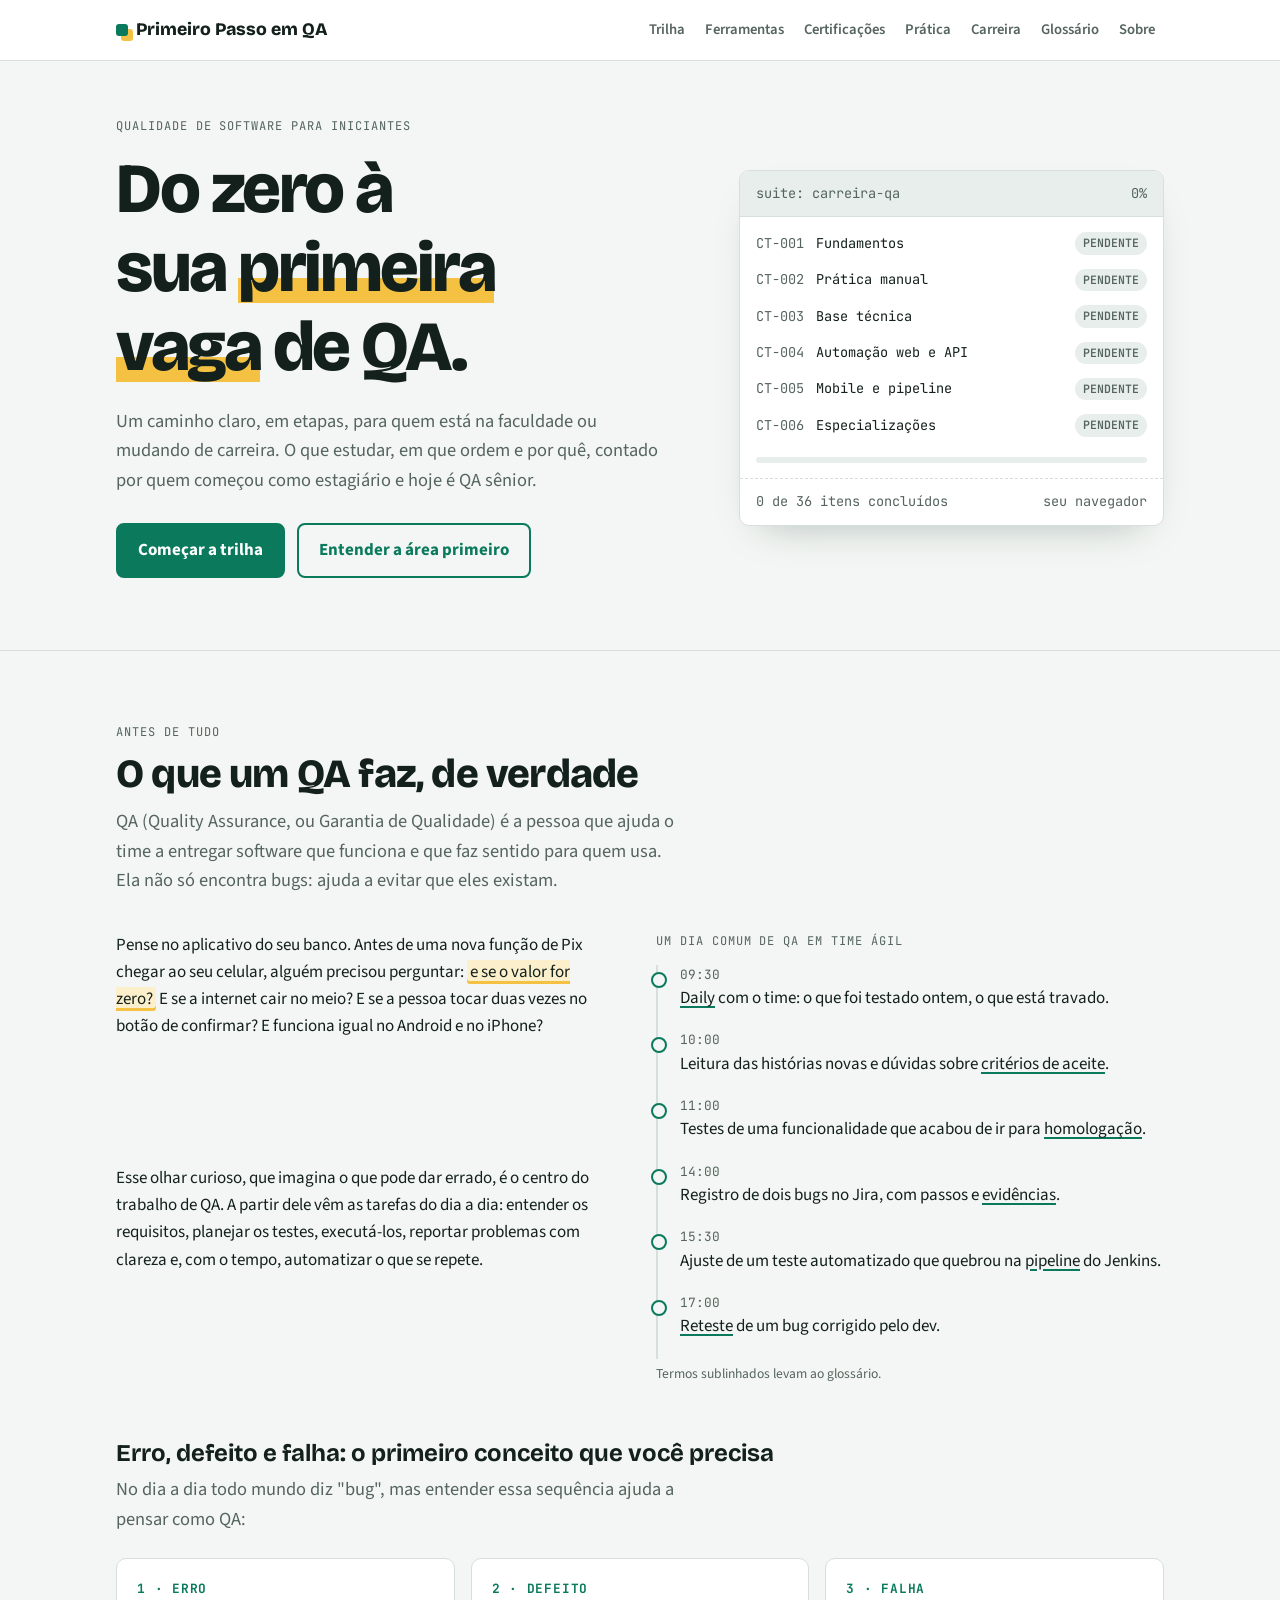
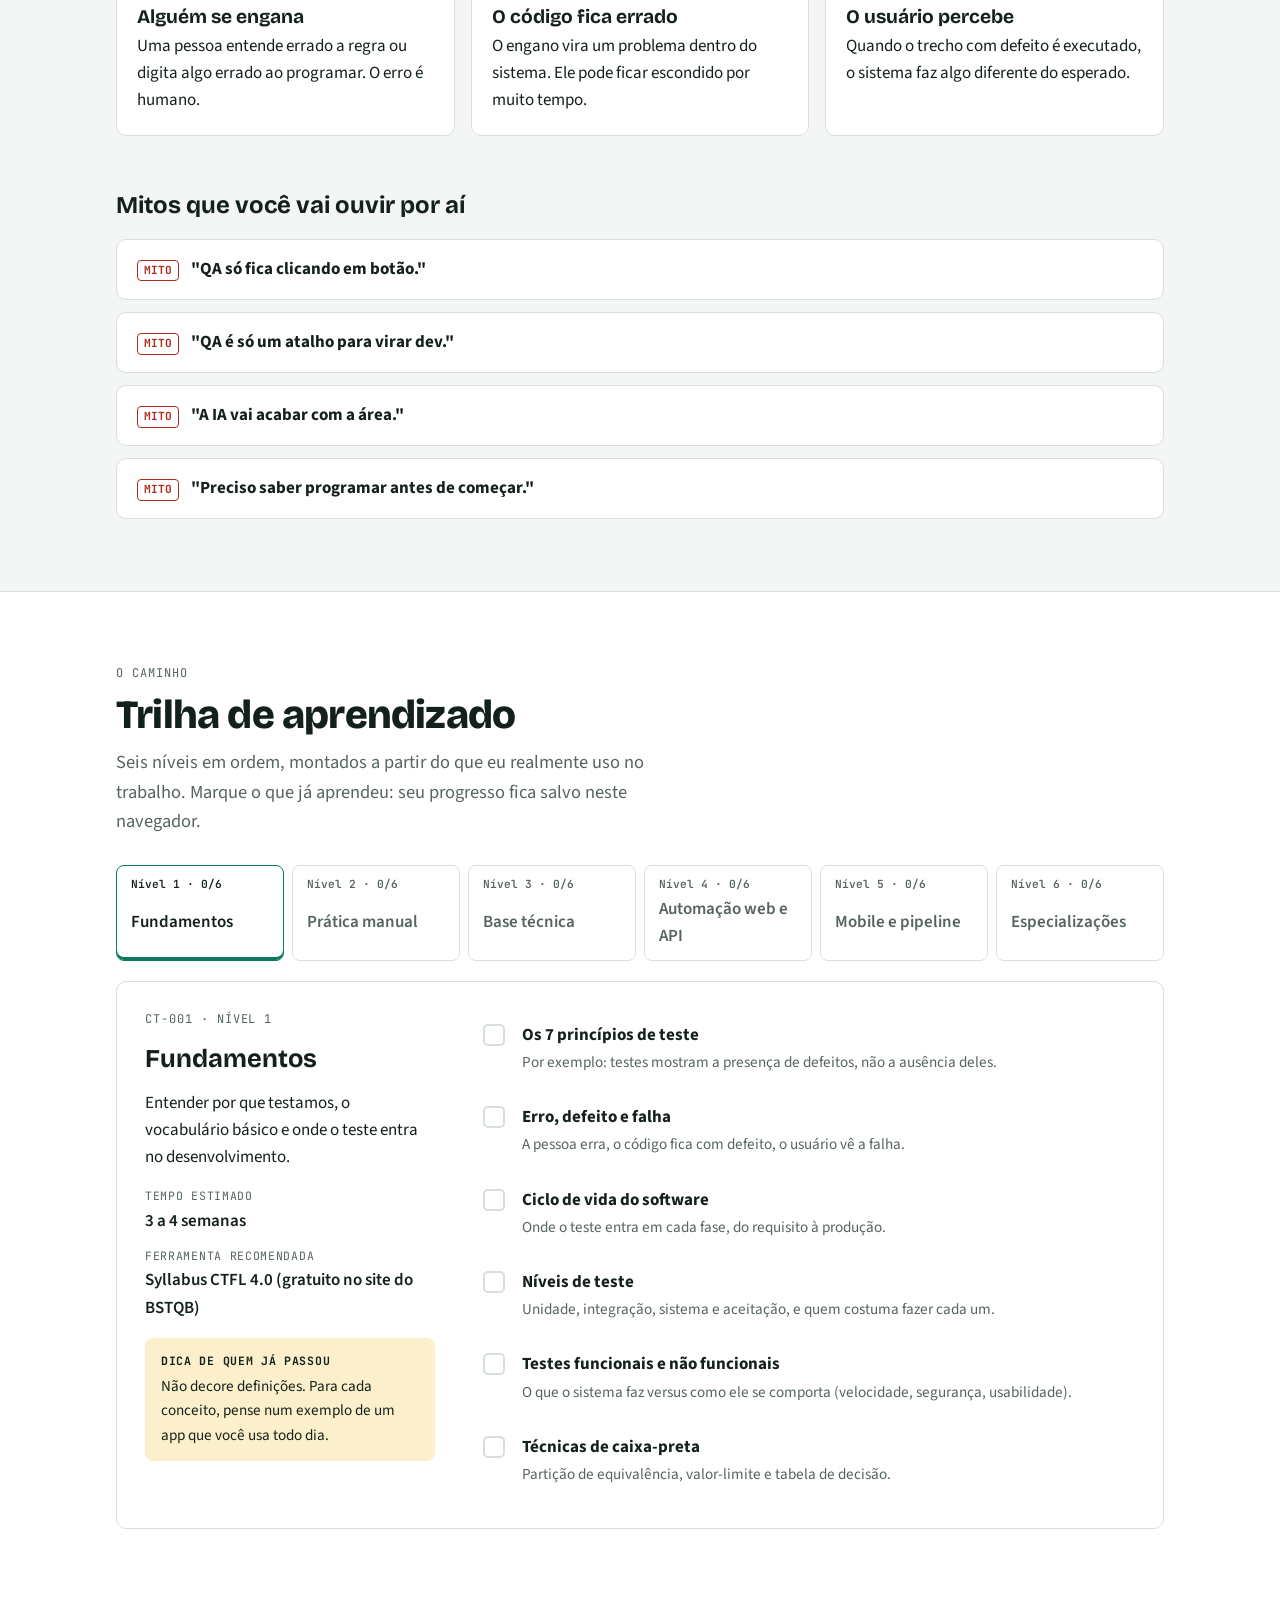
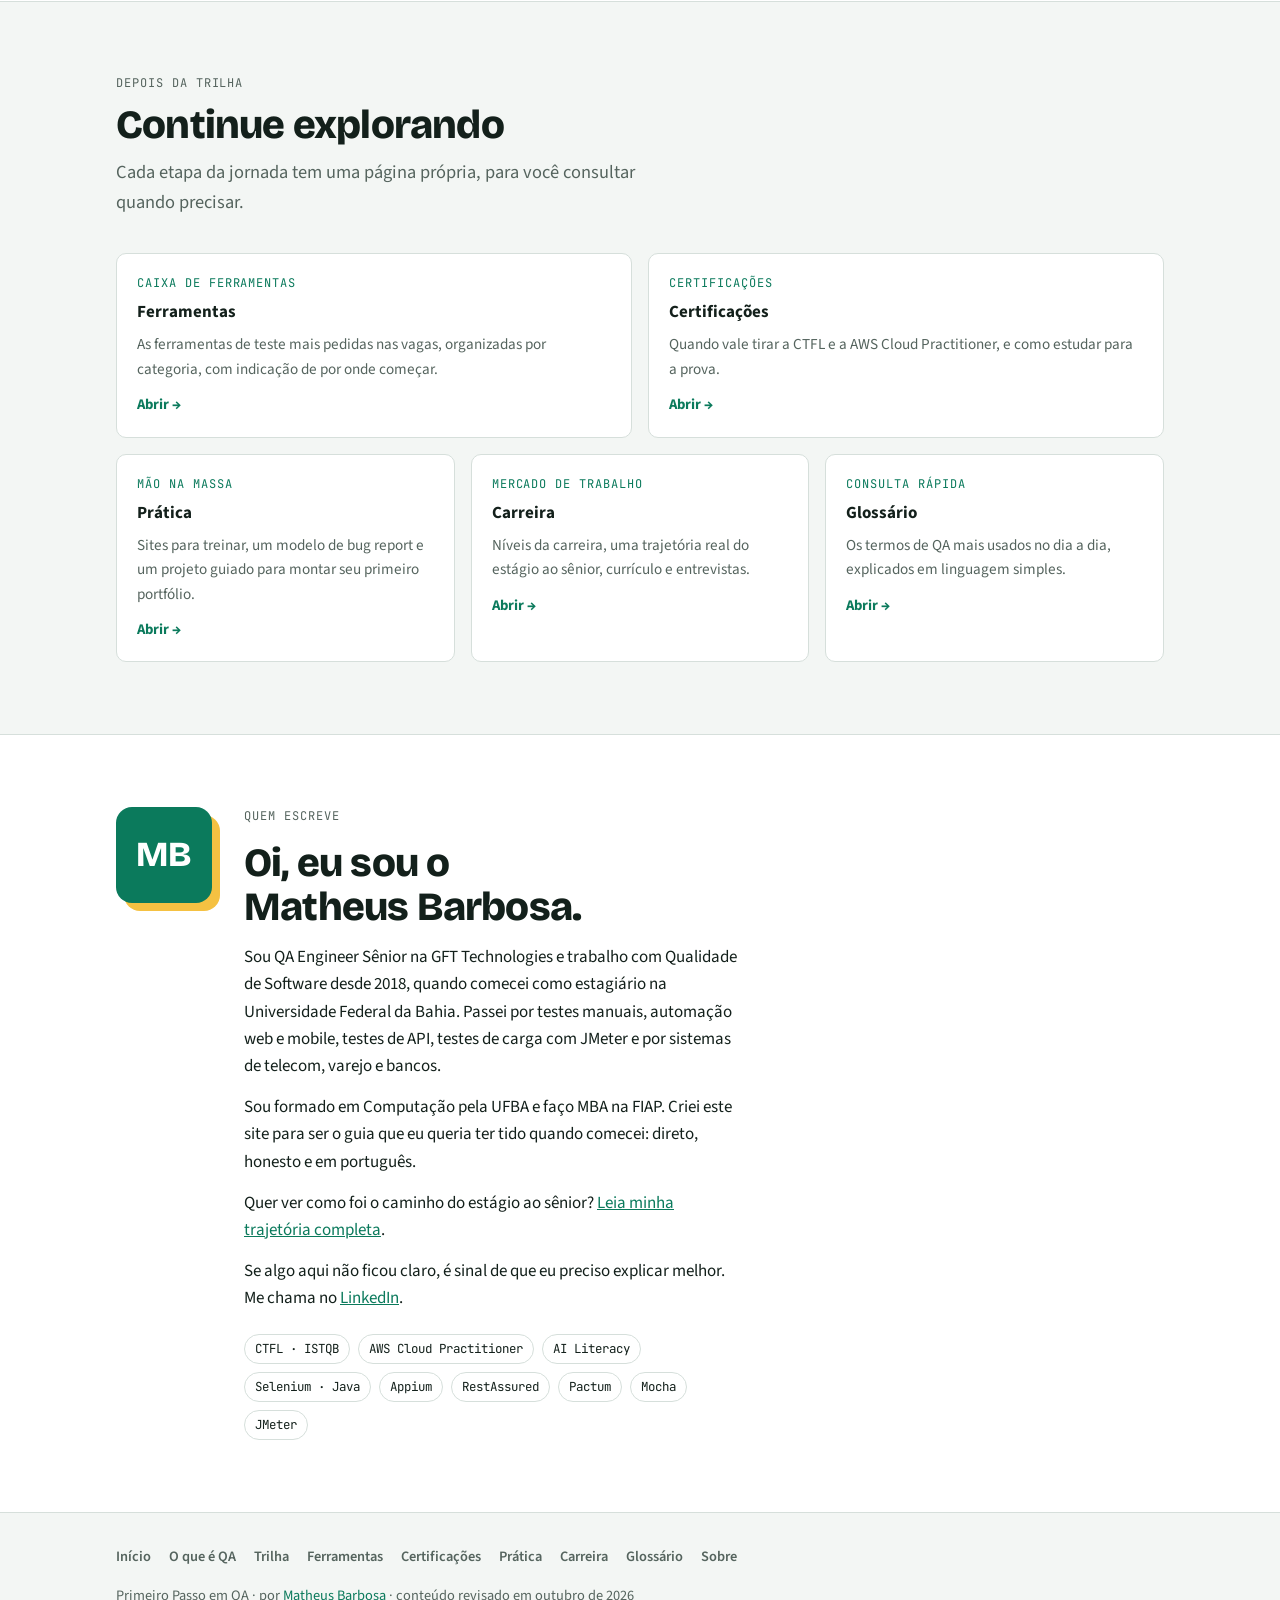
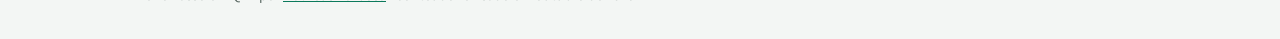
<file: index.html>
<!doctype html>
<html lang="pt-BR">
<head>
<meta charset="utf-8">
<meta name="viewport" content="width=device-width, initial-scale=1, viewport-fit=cover">
<title>Primeiro Passo em QA</title>
<meta name="description" content="Do zero à sua primeira vaga de QA: trilha de estudos, ferramentas, certificações, portfólio e carreira, por Matheus Barbosa.">
<meta property="og:type" content="website">
<meta property="og:title" content="Primeiro Passo em QA">
<meta property="og:description" content="Do zero à sua primeira vaga de QA: trilha de estudos, ferramentas, certificações, portfólio e carreira, por Matheus Barbosa.">
<meta property="og:locale" content="pt_BR">
<meta name="author" content="Matheus Barbosa">
<meta name="theme-color" content="#0B7A5C">
<link rel="icon" href="/favicon.svg" type="image/svg+xml">
<link rel="preconnect" href="https://fonts.googleapis.com">
<link rel="preconnect" href="https://fonts.gstatic.com" crossorigin>
<link rel="stylesheet" href="https://fonts.googleapis.com/css2?family=Bricolage+Grotesque:opsz,wght@12..96,500;12..96,700;12..96,800&family=Source+Sans+3:ital,wght@0,400;0,600;0,700;1,400&family=JetBrains+Mono:wght@400;600&display=swap">
<link rel="stylesheet" href="/styles.css">
<script src="/site.js" defer></script>
</head>
<body>
<header class="top">
  <div class="wrap">
    <a class="brand" href="/"><span class="dot"></span>Primeiro Passo em QA</a>
    <nav class="links" aria-label="Páginas">
      <a href="/#trilha">Trilha</a>
      <a href="/ferramentas">Ferramentas</a>
      <a href="/certificacoes">Certificações</a>
      <a href="/pratica">Prática</a>
      <a href="/carreira">Carreira</a>
      <a href="/glossario">Glossário</a>
      <a href="/#sobre">Sobre</a>
    </nav>
  </div>
</header>

<main>
<section class="hero" id="inicio">
  <div class="wrap hero-grid">
    <div>
      <p class="eyebrow">Qualidade de Software para iniciantes</p>
      <h1>Do zero à sua <em>primeira vaga</em> de QA.</h1>
      <p class="lead">Um caminho claro, em etapas, para quem está na faculdade ou mudando de carreira. O que estudar, em que ordem e por quê, contado por quem começou como estagiário e hoje é QA sênior.</p>
      <div class="cta">
        <a class="btn" href="#trilha">Começar a trilha</a>
        <a class="btn ghost" href="#o-que-e">Entender a área primeiro</a>
      </div>
    </div>
    <div class="run" aria-label="Seu progresso na trilha">
      <div class="run-head"><span>suite: carreira-qa</span><span id="runPct">0%</span></div>
      <ol id="runList"></ol>
      <div class="run-foot"><span id="runSummary">0 de 0 itens concluídos</span><span>seu navegador</span></div>
    </div>
  </div>
</section>

<section id="o-que-e">
  <div class="wrap">
    <div class="sec-head">
      <p class="eyebrow">Antes de tudo</p>
      <h2>O que um QA faz, de verdade</h2>
      <p class="lead">QA (Quality Assurance, ou Garantia de Qualidade) é a pessoa que ajuda o time a entregar software que funciona e que faz sentido para quem usa. Ela não só encontra bugs: ajuda a evitar que eles existam.</p>
    </div>

    <div class="split">
      <div class="prose">
        <p>Pense no aplicativo do seu banco. Antes de uma nova função de Pix chegar ao seu celular, alguém precisou perguntar: <mark>e se o valor for zero?</mark> E se a internet cair no meio? E se a pessoa tocar duas vezes no botão de confirmar? E funciona igual no Android e no iPhone?</p>
        <p>Esse olhar curioso, que imagina o que pode dar errado, é o centro do trabalho de QA. A partir dele vêm as tarefas do dia a dia: entender os requisitos, planejar os testes, executá-los, reportar problemas com clareza e, com o tempo, automatizar o que se repete.</p>
      </div>
      <div>
        <p class="eyebrow" style="margin-bottom:14px">Um dia comum de QA em time ágil</p>
        <ol class="day">
          <li><time>09:30</time><a href="/glossario#daily">Daily</a> com o time: o que foi testado ontem, o que está travado.</li>
          <li><time>10:00</time>Leitura das histórias novas e dúvidas sobre <a href="/glossario#criterio-de-aceite">critérios de aceite</a>.</li>
          <li><time>11:00</time>Testes de uma funcionalidade que acabou de ir para <a href="/glossario#ambiente-de-homologacao">homologação</a>.</li>
          <li><time>14:00</time>Registro de dois bugs no Jira, com passos e <a href="/glossario#evidencia">evidências</a>.</li>
          <li><time>15:30</time>Ajuste de um teste automatizado que quebrou na <a href="/glossario#pipeline">pipeline</a> do Jenkins.</li>
          <li><time>17:00</time><a href="/glossario#reteste">Reteste</a> de um bug corrigido pelo dev.</li>
        </ol>
        <p class="day-note">Termos sublinhados levam ao glossário.</p>
      </div>
    </div>

    <div class="block">
      <h3 class="h3big">Erro, defeito e falha: o primeiro conceito que você precisa</h3>
      <p class="lead">No dia a dia todo mundo diz "bug", mas entender essa sequência ajuda a pensar como QA:</p>
      <div class="trio">
        <div class="term"><b>1 · ERRO</b><h3>Alguém se engana</h3><p>Uma pessoa entende errado a regra ou digita algo errado ao programar. O erro é humano.</p></div>
        <div class="term"><b>2 · DEFEITO</b><h3>O código fica errado</h3><p>O engano vira um problema dentro do sistema. Ele pode ficar escondido por muito tempo.</p></div>
        <div class="term"><b>3 · FALHA</b><h3>O usuário percebe</h3><p>Quando o trecho com defeito é executado, o sistema faz algo diferente do esperado.</p></div>
      </div>
    </div>


    <div class="block">
      <h3 class="h3big">Mitos que você vai ouvir por aí</h3>
      <div class="myths">
        <details class="myth"><summary>"QA só fica clicando em botão."</summary><p>Clicar é a parte visível. Antes disso vem análise de requisito, escolha de técnica e priorização de riscos. E boa parte dos QAs também programa testes automatizados, consulta bancos de dados, testa APIs e lê logs de servidor.</p></details>
        <details class="myth"><summary>"QA é só um atalho para virar dev."</summary><p>Muita gente faz essa transição, e tudo bem. Mas QA é uma carreira completa, com níveis até sênior, especialista e liderança, e especializações como mobile, performance e automação.</p></details>
        <details class="myth"><summary>"A IA vai acabar com a área."</summary><p>A IA já ajuda a gerar casos de teste e scripts, e isso muda o trabalho. Mas alguém ainda precisa decidir o que testar, avaliar riscos e julgar se o resultado faz sentido para o usuário. Quem sabe usar IA a seu favor sai na frente.</p></details>
        <details class="myth"><summary>"Preciso saber programar antes de começar."</summary><p>Não. Dá para começar pelos fundamentos e pelos testes manuais. A programação entra no Nível 3 da trilha, quando você já entende o que está testando.</p></details>
      </div>
    </div>
  </div>
</section>

<section id="trilha" class="alt">
  <div class="wrap">
    <div class="trail-top">
      <div class="sec-head" style="margin-bottom:0">
        <p class="eyebrow">O caminho</p>
        <h2>Trilha de aprendizado</h2>
        <p class="lead">Seis níveis em ordem, montados a partir do que eu realmente uso no trabalho. Marque o que já aprendeu: seu progresso fica salvo neste navegador.</p>
      </div>
      <div class="reset-zone" id="resetZone" hidden>
        <button class="linkbtn" id="resetAsk" type="button">Recomeçar a trilha</button>
      </div>
    </div>
    <div class="tabs" role="tablist" id="tabs"></div>
    <div id="levelPanel" role="tabpanel"></div>
  </div>
</section>

<section id="explorar">
  <div class="wrap">
    <div class="sec-head">
      <p class="eyebrow">Depois da trilha</p>
      <h2>Continue explorando</h2>
      <p class="lead">Cada etapa da jornada tem uma página própria, para você consultar quando precisar.</p>
    </div>
    <div class="explore">
      <a class="card-link" href="/ferramentas"><p class="eyebrow">Caixa de ferramentas</p><strong>Ferramentas</strong><span>As ferramentas de teste mais pedidas nas vagas, organizadas por categoria, com indicação de por onde começar.</span><span class="go">Abrir →</span></a>
      <a class="card-link" href="/certificacoes"><p class="eyebrow">Certificações</p><strong>Certificações</strong><span>Quando vale tirar a CTFL e a AWS Cloud Practitioner, e como estudar para a prova.</span><span class="go">Abrir →</span></a>
      <a class="card-link" href="/pratica"><p class="eyebrow">Mão na massa</p><strong>Prática</strong><span>Sites para treinar, um modelo de bug report e um projeto guiado para montar seu primeiro portfólio.</span><span class="go">Abrir →</span></a>
      <a class="card-link" href="/carreira"><p class="eyebrow">Mercado de trabalho</p><strong>Carreira</strong><span>Níveis da carreira, uma trajetória real do estágio ao sênior, currículo e entrevistas.</span><span class="go">Abrir →</span></a>
      <a class="card-link" href="/glossario"><p class="eyebrow">Consulta rápida</p><strong>Glossário</strong><span>Os termos de QA mais usados no dia a dia, explicados em linguagem simples.</span><span class="go">Abrir →</span></a>
    </div>
  </div>
</section>

<section id="sobre" class="alt" style="border-bottom:0">
  <div class="wrap about">
    <div class="avatar" aria-hidden="true">MB</div>
    <div class="prose">
      <p class="eyebrow">Quem escreve</p>
      <h2>Oi, eu sou o Matheus Barbosa.</h2>
      <p>Sou QA Engineer Sênior na GFT Technologies e trabalho com Qualidade de Software desde 2018, quando comecei como estagiário na Universidade Federal da Bahia. Passei por testes manuais, automação web e mobile, testes de API, testes de carga com JMeter e por sistemas de telecom, varejo e bancos.</p>
      <p>Sou formado em Computação pela UFBA e faço MBA na FIAP. Criei este site para ser o guia que eu queria ter tido quando comecei: direto, honesto e em português.</p>
      <p>Quer ver como foi o caminho do estágio ao sênior? <a href="/carreira#trajetoria">Leia minha trajetória completa</a>.</p>
      <p>Se algo aqui não ficou claro, é sinal de que eu preciso explicar melhor. Me chama no <a href="https://www.linkedin.com/in/matheusbgs" target="_blank" rel="noopener">LinkedIn</a>.</p>
      <div class="badges">
        <span class="badge">CTFL · ISTQB</span>
        <span class="badge">AWS Cloud Practitioner</span>
        <span class="badge">AI Literacy</span>
        <span class="badge">Selenium · Java</span>
        <span class="badge">Appium</span>
        <span class="badge">RestAssured</span>
        <span class="badge">Pactum</span>
        <span class="badge">Mocha</span>
        <span class="badge">JMeter</span>
      </div>
    </div>
  </div>
</section>
</main>

<footer>
  <div class="wrap">
    <nav class="foot-links" aria-label="Mapa do site">
      <a href="/">Início</a><a href="/#o-que-e">O que é QA</a><a href="/#trilha">Trilha</a>
      <a href="/ferramentas">Ferramentas</a><a href="/certificacoes">Certificações</a><a href="/pratica">Prática</a>
      <a href="/carreira">Carreira</a><a href="/glossario">Glossário</a><a href="/#sobre">Sobre</a>
    </nav>
    <p>Primeiro Passo em QA · por <a href="https://www.linkedin.com/in/matheusbgs" target="_blank" rel="noopener">Matheus Barbosa</a> · conteúdo revisado em outubro de 2026</p>
  </div>
</footer>
<script>
const LEVELS = [
  { id:"fundamentos", code:"CT-001", name:"Fundamentos", time:"3 a 4 semanas", tool:"Syllabus CTFL 4.0 (gratuito no site do BSTQB)",
    goal:"Entender por que testamos, o vocabulário básico e onde o teste entra no desenvolvimento.",
    tip:"Não decore definições. Para cada conceito, pense num exemplo de um app que você usa todo dia.",
    items:[
      ["Os 7 princípios de teste","Por exemplo: testes mostram a presença de defeitos, não a ausência deles."],
      ["Erro, defeito e falha","A pessoa erra, o código fica com defeito, o usuário vê a falha."],
      ["Ciclo de vida do software","Onde o teste entra em cada fase, do requisito à produção."],
      ["Níveis de teste","Unidade, integração, sistema e aceitação, e quem costuma fazer cada um."],
      ["Testes funcionais e não funcionais","O que o sistema faz versus como ele se comporta (velocidade, segurança, usabilidade)."],
      ["Técnicas de caixa-preta","Partição de equivalência, valor-limite e tabela de decisão."],
    ]},
  { id:"manual", code:"CT-002", name:"Prática manual", time:"4 a 6 semanas", tool:"Jira com Zephyr ou Qase",
    goal:"Planejar, executar e documentar testes como num time de verdade.",
    tip:"Comecei escrevendo documentação de testes no estágio. Parece simples, mas é o que mostra se você entendeu o sistema.",
    items:[
      ["Escrever casos de teste","Pré-condição, passos, dados e resultado esperado."],
      ["Gerenciar testes numa ferramenta","Organizar casos e execuções no Jira com Zephyr ou no Qase."],
      ["Escrever um bom bug report","Título claro, passos para reproduzir, esperado versus obtido e evidência."],
      ["Testes exploratórios","Explorar o sistema com um objetivo e tempo definido, anotando o que encontrar."],
      ["Ágil e Scrum","Sprint, daily, refinamento, review e o papel do QA em cada um."],
      ["BDD e Gherkin","Escrever cenários no formato Dado, Quando, Então, que servem para teste manual e automatizado."],
    ]},
  { id:"tecnico", code:"CT-003", name:"Base técnica", time:"6 a 8 semanas", tool:"Java + Postman",
    goal:"Ganhar a base técnica que separa um QA júnior comum de um que se destaca.",
    tip:"Recomendo Java como primeira linguagem: é a mais pedida em vagas de automação, sobretudo em bancos e grandes consultorias.",
    items:[
      ["Lógica de programação com Java","Variáveis, condições, laços, métodos e classes."],
      ["Git e GitFlow","Clonar, commitar, criar branches no padrão GitFlow e abrir um pull request."],
      ["SQL básico","SELECT, WHERE e JOIN para conferir se o dado foi salvo certo no banco (PostgreSQL é uma boa escolha)."],
      ["HTTP e APIs REST","Verbos (GET, POST, PUT, DELETE), status codes e JSON."],
      ["Testar APIs no Postman ou Insomnia","Montar requisições, validar respostas e organizar coleções."],
      ["Linux e leitura de logs","Comandos básicos de terminal e como achar a causa de um erro no log do servidor."],
    ]},
  { id:"web", code:"CT-004", name:"Automação web e API", time:"8 a 12 semanas", tool:"Selenium WebDriver + RestAssured",
    goal:"Automatizar testes repetitivos de interface e de API, e entender onde a automação vale a pena.",
    tip:"Escolha uma stack e vá até o fim com ela. Já usei Selenium, Cypress, TestCafe e Robot Framework: depois da primeira, as outras ficam fáceis.",
    items:[
      ["Pirâmide de testes","Por que ter muitos testes de unidade e de API e poucos de interface."],
      ["JUnit e o primeiro teste em Java","Estrutura de um teste, asserções e execução pelo Maven."],
      ["Selenium WebDriver","Abrir páginas, localizar elementos com seletores estáveis e validar resultados."],
      ["Page Objects","Separar telas e ações em classes para o projeto crescer sem virar bagunça."],
      ["Cucumber","Ligar os cenários em Gherkin ao código de automação."],
      ["Automação de API com RestAssured","Validar status, corpo e contrato de uma API por código."],
    ]},
  { id:"mobile", code:"CT-005", name:"Mobile e pipeline", time:"6 a 10 semanas", tool:"Appium + Jenkins",
    goal:"Testar apps Android e iOS e colocar a automação para rodar sozinha a cada mudança.",
    tip:"Automação mobile foi o que mais me diferenciou no mercado. Pouca gente domina, e apps de banco e varejo precisam muito.",
    items:[
      ["Diferenças entre Android e iOS","Permissões, gestos, versões do sistema e variedade de aparelhos."],
      ["Emuladores e dispositivos reais","Android Studio, simulador do Xcode e quando usar cada um."],
      ["Appium com Java","Instalar o Appium, inspecionar elementos e escrever o primeiro teste mobile."],
      ["Testes em nuvem de dispositivos","Rodar testes em vários aparelhos com BrowserStack."],
      ["CI/CD com Jenkins ou GitLab","Configurar uma pipeline que roda a suíte de testes automaticamente."],
      ["Relatórios e evidências","Gerar relatórios de execução que o time consiga ler e confiar."],
    ]},
  { id:"especializacoes", code:"CT-006", name:"Especializações", time:"contínuo", tool:"JMeter",
    goal:"Conhecer os caminhos para se aprofundar depois da primeira vaga.",
    tip:"Você não precisa dominar nada disso para conseguir a primeira vaga. A meta aqui é saber que existe e escolher o que te interessa.",
    items:[
      ["Testes de performance com JMeter","Carga, estresse e pico: como o sistema se comporta com muita gente usando ao mesmo tempo."],
      ["Robot Framework","Framework de automação por palavras-chave, comum em empresas grandes."],
      ["Cloud com AWS","Onde as aplicações rodam e o básico de ambientes na nuvem."],
      ["Noções de segurança","Os riscos mais comuns em aplicações web, como os do OWASP Top 10."],
      ["Acessibilidade","Testar se pessoas com deficiência conseguem usar o sistema."],
      ["QA com IA","Usar IA para gerar ideias de teste e scripts, revisando tudo com olhar crítico."],
    ]},
];


const STORE_KEY = "pp-qa-progress-v2";
let done = {};
try { done = JSON.parse(localStorage.getItem(STORE_KEY) || "{}") || {}; } catch(e) { done = {}; }
const save = () => { try { localStorage.setItem(STORE_KEY, JSON.stringify(done)); } catch(e) {} };
let current = 0;

const key = (l,i) => LEVELS[l].id + ":" + i;
const levelDone = l => LEVELS[l].items.filter((_,i)=>done[key(l,i)]).length;

function renderRun(){
  let total = 0, ok = 0;
  const rows = LEVELS.map((lv,l)=>{
    const d = levelDone(l), n = lv.items.length; total += n; ok += d;
    const st = d===n ? ["pass","PASSED"] : d>0 ? ["prog",d+"/"+n] : ["todo","PENDENTE"];
    return `<li><span class="id">${lv.code}</span><span>${lv.name}</span><span class="st ${st[0]}">${st[1]}</span></li>`;
  }).join("");
  const pct = Math.round(ok/total*100);
  document.getElementById("runList").innerHTML = rows + `<li style="grid-template-columns:1fr"><div class="bar"><i style="width:${pct}%"></i></div></li>`;
  document.getElementById("runPct").textContent = pct + "%";
  document.getElementById("runSummary").textContent = `${ok} de ${total} itens concluídos`;
  document.getElementById("resetZone").hidden = ok===0;
  try { localStorage.setItem("pp-qa-total", String(total)); } catch(e) {}
}

function renderTabs(){
  document.getElementById("tabs").innerHTML = LEVELS.map((lv,l)=>{
    const d = levelDone(l), n = lv.items.length;
    return `<button class="tab" role="tab" type="button" id="tab-${l}" aria-selected="${l===current}" aria-controls="levelPanel" data-l="${l}">
      <small>Nível ${l+1} · ${d===n?'<span class="done-pip">concluído</span>':d+'/'+n}</small>${lv.name}</button>`;
  }).join("");
}

function renderLevel(){
  const lv = LEVELS[current];
  const panel = document.getElementById("levelPanel");
  panel.innerHTML = `
    <div class="level">
      <div class="meta">
        <p class="eyebrow">${lv.code} · Nível ${current+1}</p>
        <h3 style="font-size:1.6rem">${lv.name}</h3>
        <p>${lv.goal}</p>
        <dl>
          <div><dt>Tempo estimado</dt><dd>${lv.time}</dd></div>
          <div><dt>Ferramenta recomendada</dt><dd>${lv.tool}</dd></div>
        </dl>
        <div class="tip"><b>DICA DE QUEM JÁ PASSOU</b>${lv.tip}</div>
      </div>
      <ul class="checks">
        ${lv.items.map((it,i)=>`<li><label for="c-${lv.id}-${i}">
          <input type="checkbox" id="c-${lv.id}-${i}" data-k="${key(current,i)}" ${done[key(current,i)]?"checked":""}>
          <div><strong>${it[0]}</strong><span>${it[1]}</span></div></label></li>`).join("")}
      </ul>
    </div>`;
  panel.setAttribute("aria-labelledby","tab-"+current);
}

function renderAll(){ renderRun(); renderTabs(); renderLevel(); }

const tabsEl = document.getElementById("tabs");
tabsEl.addEventListener("click", e=>{
  const b = e.target.closest(".tab"); if(!b) return;
  current = +b.dataset.l; renderTabs(); renderLevel();
  document.getElementById("tab-"+current).focus();
});
tabsEl.addEventListener("keydown", e=>{
  if(e.key!=="ArrowRight" && e.key!=="ArrowLeft") return;
  current = (current + (e.key==="ArrowRight"?1:-1) + LEVELS.length) % LEVELS.length;
  renderTabs(); renderLevel(); document.getElementById("tab-"+current).focus();
});
document.getElementById("levelPanel").addEventListener("change", e=>{
  const k = e.target.dataset.k; if(!k) return;
  if(e.target.checked) done[k] = true; else delete done[k];
  save(); renderRun(); renderTabs();
});

const zone = document.getElementById("resetZone");
zone.addEventListener("click", e=>{
  if(e.target.id==="resetAsk"){
    zone.innerHTML = `<span>Apagar todo o progresso?</span>
      <button class="linkbtn danger" id="resetYes" type="button">Sim, apagar</button>
      <button class="linkbtn" id="resetNo" type="button">Cancelar</button>`;
  } else if(e.target.id==="resetYes" || e.target.id==="resetNo"){
    if(e.target.id==="resetYes"){ done = {}; save(); renderAll(); }
    zone.innerHTML = `<button class="linkbtn" id="resetAsk" type="button">Recomeçar a trilha</button>`;
  }
});


renderAll();
</script>
</body>
</html>
</file>
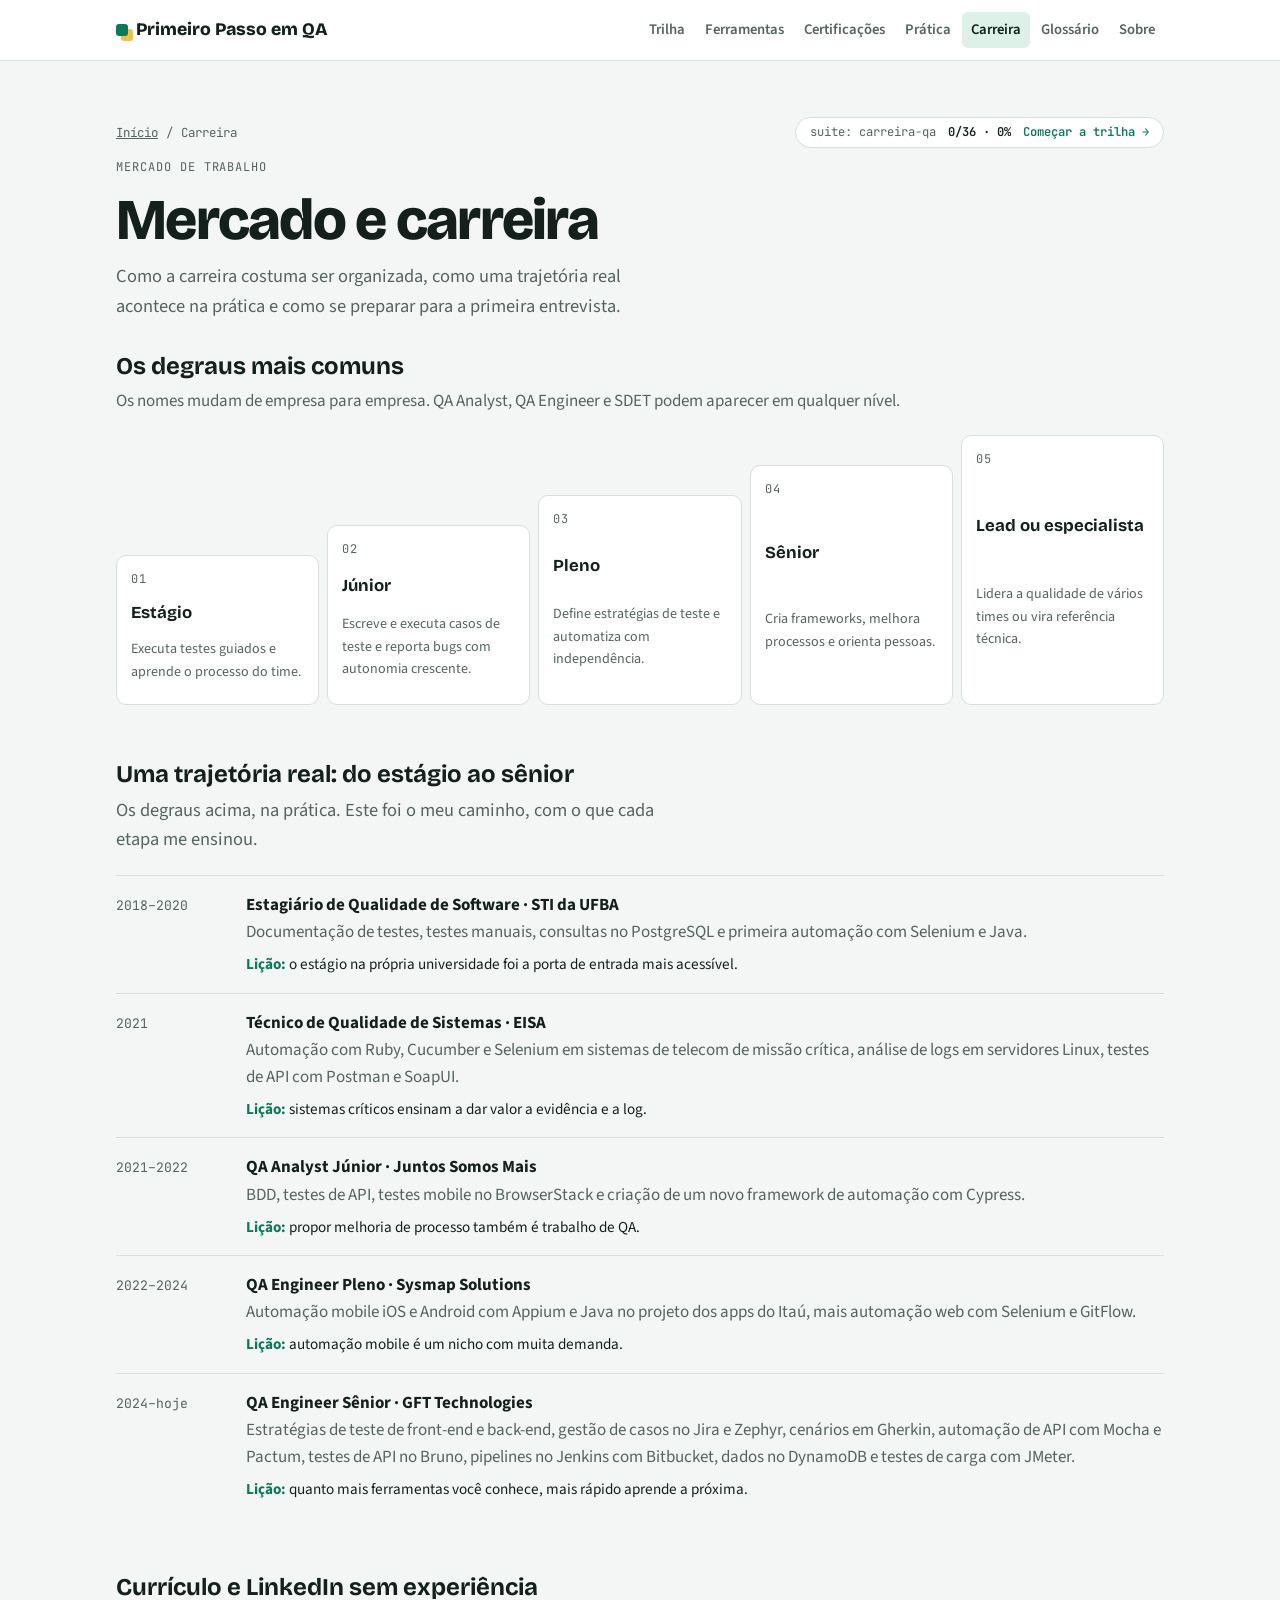
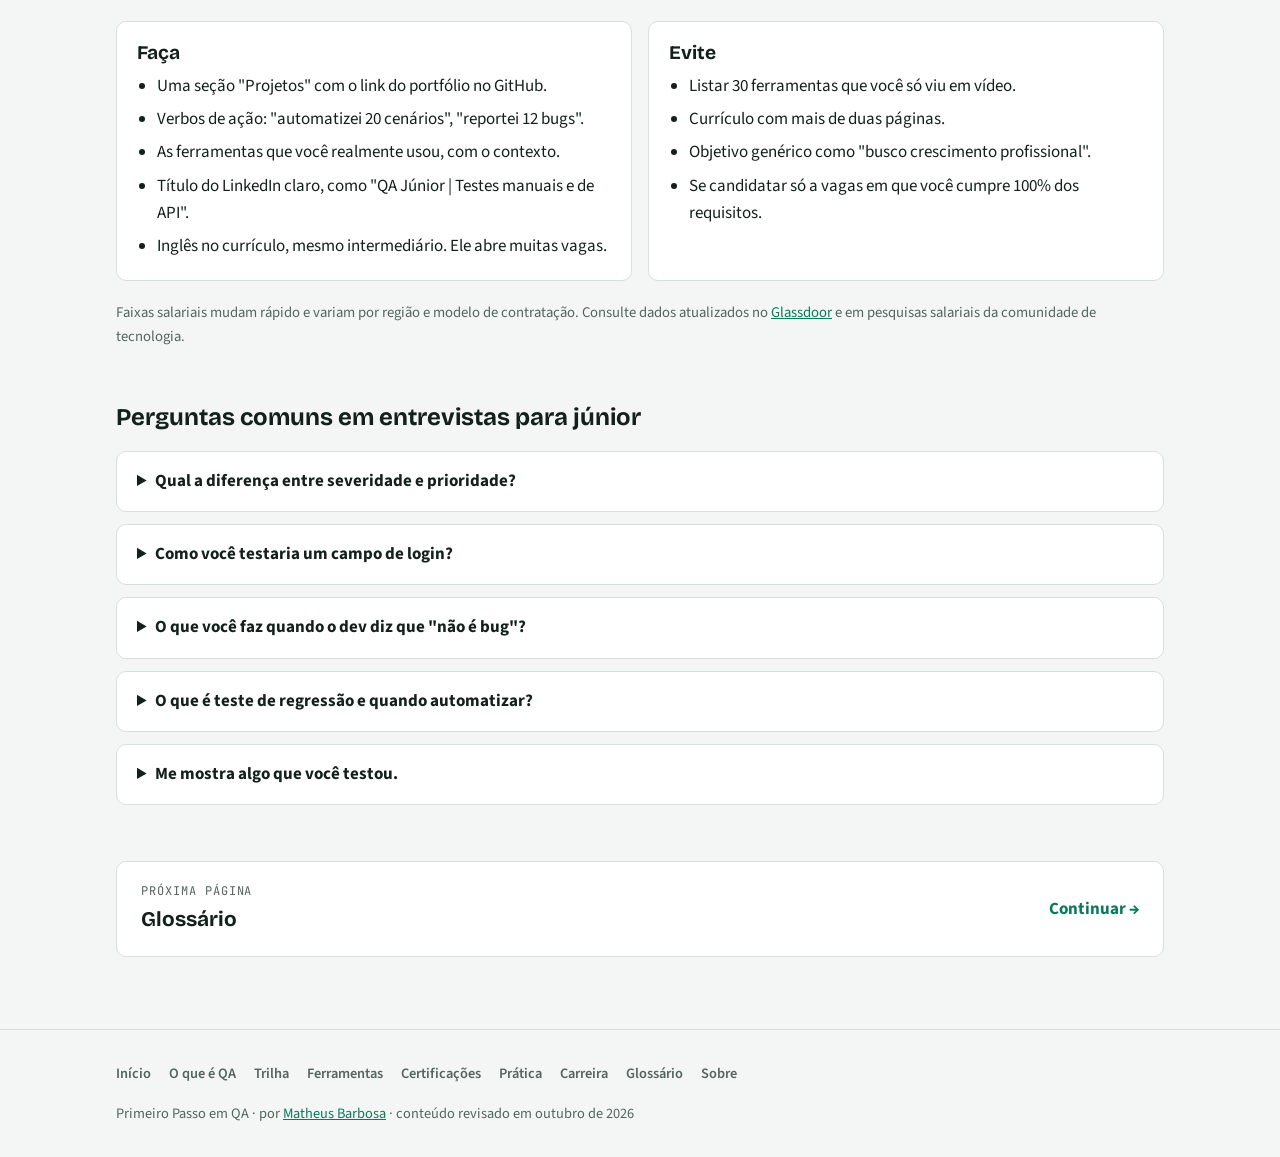
<file: carreira.html>
<!doctype html>
<html lang="pt-BR">
<head>
<meta charset="utf-8">
<meta name="viewport" content="width=device-width, initial-scale=1, viewport-fit=cover">
<title>Carreira · Primeiro Passo em QA</title>
<meta name="description" content="Níveis da carreira, uma trajetória real do estágio ao sênior, currículo e entrevistas.">
<meta property="og:type" content="website">
<meta property="og:title" content="Carreira · Primeiro Passo em QA">
<meta property="og:description" content="Níveis da carreira, uma trajetória real do estágio ao sênior, currículo e entrevistas.">
<meta property="og:locale" content="pt_BR">
<meta name="author" content="Matheus Barbosa">
<meta name="theme-color" content="#0B7A5C">
<link rel="icon" href="/favicon.svg" type="image/svg+xml">
<link rel="preconnect" href="https://fonts.googleapis.com">
<link rel="preconnect" href="https://fonts.gstatic.com" crossorigin>
<link rel="stylesheet" href="https://fonts.googleapis.com/css2?family=Bricolage+Grotesque:opsz,wght@12..96,500;12..96,700;12..96,800&family=Source+Sans+3:ital,wght@0,400;0,600;0,700;1,400&family=JetBrains+Mono:wght@400;600&display=swap">
<link rel="stylesheet" href="/styles.css">
<script src="/site.js" defer></script>
</head>
<body>
<header class="top">
  <div class="wrap">
    <a class="brand" href="/"><span class="dot"></span>Primeiro Passo em QA</a>
    <nav class="links" aria-label="Páginas">
      <a href="/#trilha">Trilha</a>
      <a href="/ferramentas">Ferramentas</a>
      <a href="/certificacoes">Certificações</a>
      <a href="/pratica">Prática</a>
      <a href="/carreira" aria-current="page">Carreira</a>
      <a href="/glossario">Glossário</a>
      <a href="/#sobre">Sobre</a>
    </nav>
  </div>
</header>

<main>
<section class="page-head">
  <div class="wrap sec-head" style="margin-bottom:0">
    <div class="crumb-row"><p class="crumbs"><a href="/">Início</a><span>/</span><span>Carreira</span></p><a class="suite-mini" id="suiteMini" href="/#trilha"><span>suite: carreira-qa</span><span class="go">ver trilha →</span></a></div>
    <p class="eyebrow">Mercado de trabalho</p>
      <h1>Mercado e carreira</h1>
      <p class="lead">Como a carreira costuma ser organizada, como uma trajetória real acontece na prática e como se preparar para a primeira entrevista.</p>
  </div>
</section>
<section class="page-body" style="border-bottom:0">
  <div class="wrap">

    <div class="block" style="margin-top:0">
      <h3 class="h3big">Os degraus mais comuns</h3>
      <p class="muted">Os nomes mudam de empresa para empresa. QA Analyst, QA Engineer e SDET podem aparecer em qualquer nível.</p>
      <div class="ladder">
        <div class="rung"><p class="eyebrow">01</p><b>Estágio</b><span>Executa testes guiados e aprende o processo do time.</span></div>
        <div class="rung"><p class="eyebrow">02</p><b>Júnior</b><span>Escreve e executa casos de teste e reporta bugs com autonomia crescente.</span></div>
        <div class="rung"><p class="eyebrow">03</p><b>Pleno</b><span>Define estratégias de teste e automatiza com independência.</span></div>
        <div class="rung"><p class="eyebrow">04</p><b>Sênior</b><span>Cria frameworks, melhora processos e orienta pessoas.</span></div>
        <div class="rung"><p class="eyebrow">05</p><b>Lead ou especialista</b><span>Lidera a qualidade de vários times ou vira referência técnica.</span></div>
      </div>
    </div>

    <div class="block" id="trajetoria">
      <h3 class="h3big">Uma trajetória real: do estágio ao sênior</h3>
      <p class="lead">Os degraus acima, na prática. Este foi o meu caminho, com o que cada etapa me ensinou.</p>
      <ol class="journey">
        <li><time>2018–2020</time><div><strong>Estagiário de Qualidade de Software · STI da UFBA</strong><span>Documentação de testes, testes manuais, consultas no PostgreSQL e primeira automação com Selenium e Java.</span><span class="lesson">o estágio na própria universidade foi a porta de entrada mais acessível.</span></div></li>
        <li><time>2021</time><div><strong>Técnico de Qualidade de Sistemas · EISA</strong><span>Automação com Ruby, Cucumber e Selenium em sistemas de telecom de missão crítica, análise de logs em servidores Linux, testes de API com Postman e SoapUI.</span><span class="lesson">sistemas críticos ensinam a dar valor a evidência e a log.</span></div></li>
        <li><time>2021–2022</time><div><strong>QA Analyst Júnior · Juntos Somos Mais</strong><span>BDD, testes de API, testes mobile no BrowserStack e criação de um novo framework de automação com Cypress.</span><span class="lesson">propor melhoria de processo também é trabalho de QA.</span></div></li>
        <li><time>2022–2024</time><div><strong>QA Engineer Pleno · Sysmap Solutions</strong><span>Automação mobile iOS e Android com Appium e Java no projeto dos apps do Itaú, mais automação web com Selenium e GitFlow.</span><span class="lesson">automação mobile é um nicho com muita demanda.</span></div></li>
        <li><time>2024–hoje</time><div><strong>QA Engineer Sênior · GFT Technologies</strong><span>Estratégias de teste de front-end e back-end, gestão de casos no Jira e Zephyr, cenários em Gherkin, automação de API com Mocha e Pactum, testes de API no Bruno, pipelines no Jenkins com Bitbucket, dados no DynamoDB e testes de carga com JMeter.</span><span class="lesson">quanto mais ferramentas você conhece, mais rápido aprende a próxima.</span></div></li>
      </ol>
    </div>

    <div class="block">
      <h3 class="h3big">Currículo e LinkedIn sem experiência</h3>
      <div class="two">
        <div class="box">
          <h3>Faça</h3>
          <ul>
            <li>Uma seção "Projetos" com o link do portfólio no GitHub.</li>
            <li>Verbos de ação: "automatizei 20 cenários", "reportei 12 bugs".</li>
            <li>As ferramentas que você realmente usou, com o contexto.</li>
            <li>Título do LinkedIn claro, como "QA Júnior | Testes manuais e de API".</li>
            <li>Inglês no currículo, mesmo intermediário. Ele abre muitas vagas.</li>
          </ul>
        </div>
        <div class="box">
          <h3>Evite</h3>
          <ul>
            <li>Listar 30 ferramentas que você só viu em vídeo.</li>
            <li>Currículo com mais de duas páginas.</li>
            <li>Objetivo genérico como "busco crescimento profissional".</li>
            <li>Se candidatar só a vagas em que você cumpre 100% dos requisitos.</li>
          </ul>
        </div>
      </div>
      <p class="muted" style="margin-top:12px;font-size:.92rem">Faixas salariais mudam rápido e variam por região e modelo de contratação. Consulte dados atualizados no <a href="https://www.glassdoor.com.br/" target="_blank" rel="noopener">Glassdoor</a> e em pesquisas salariais da comunidade de tecnologia.</p>
    </div>

    <div class="block">
      <h3 class="h3big">Perguntas comuns em entrevistas para júnior</h3>
      <div class="qa-list">
        <details><summary>Qual a diferença entre severidade e prioridade?</summary><p>Severidade é o impacto técnico do bug. Prioridade é a urgência de corrigir, definida pelo negócio. Dê um exemplo: um erro de digitação no logo da página inicial tem severidade baixa e prioridade alta.</p></details>
        <details><summary>Como você testaria um campo de login?</summary><p>Mostre método, não só ideias soltas. Fale de caminho feliz, senha errada, campos vazios, limites de tamanho, maiúsculas e minúsculas, bloqueio após tentativas, segurança e acessibilidade.</p></details>
        <details><summary>O que você faz quando o dev diz que "não é bug"?</summary><p>Volte ao critério de aceite e à evidência. Se a regra não estiver clara, leve a dúvida para o PO. O objetivo é o produto certo, não ganhar a discussão.</p></details>
        <details><summary>O que é teste de regressão e quando automatizar?</summary><p>É testar de novo o que já funcionava depois de uma mudança. Vale automatizar o que é repetitivo, estável e importante para o negócio.</p></details>
        <details><summary>Me mostra algo que você testou.</summary><p>Aqui o portfólio faz a diferença. Tenha o link do GitHub aberto e saiba explicar cada escolha que fez no projeto.</p></details>
      </div>
    </div>
    <a class="next" href="/glossario"><span><span class="eyebrow">Próxima página</span><strong>Glossário</strong></span><span class="go">Continuar →</span></a>
  </div>
</section>
</main>

<footer>
  <div class="wrap">
    <nav class="foot-links" aria-label="Mapa do site">
      <a href="/">Início</a><a href="/#o-que-e">O que é QA</a><a href="/#trilha">Trilha</a>
      <a href="/ferramentas">Ferramentas</a><a href="/certificacoes">Certificações</a><a href="/pratica">Prática</a>
      <a href="/carreira">Carreira</a><a href="/glossario">Glossário</a><a href="/#sobre">Sobre</a>
    </nav>
    <p>Primeiro Passo em QA · por <a href="https://www.linkedin.com/in/matheusbgs" target="_blank" rel="noopener">Matheus Barbosa</a> · conteúdo revisado em outubro de 2026</p>
  </div>
</footer>
</body>
</html>
</file>
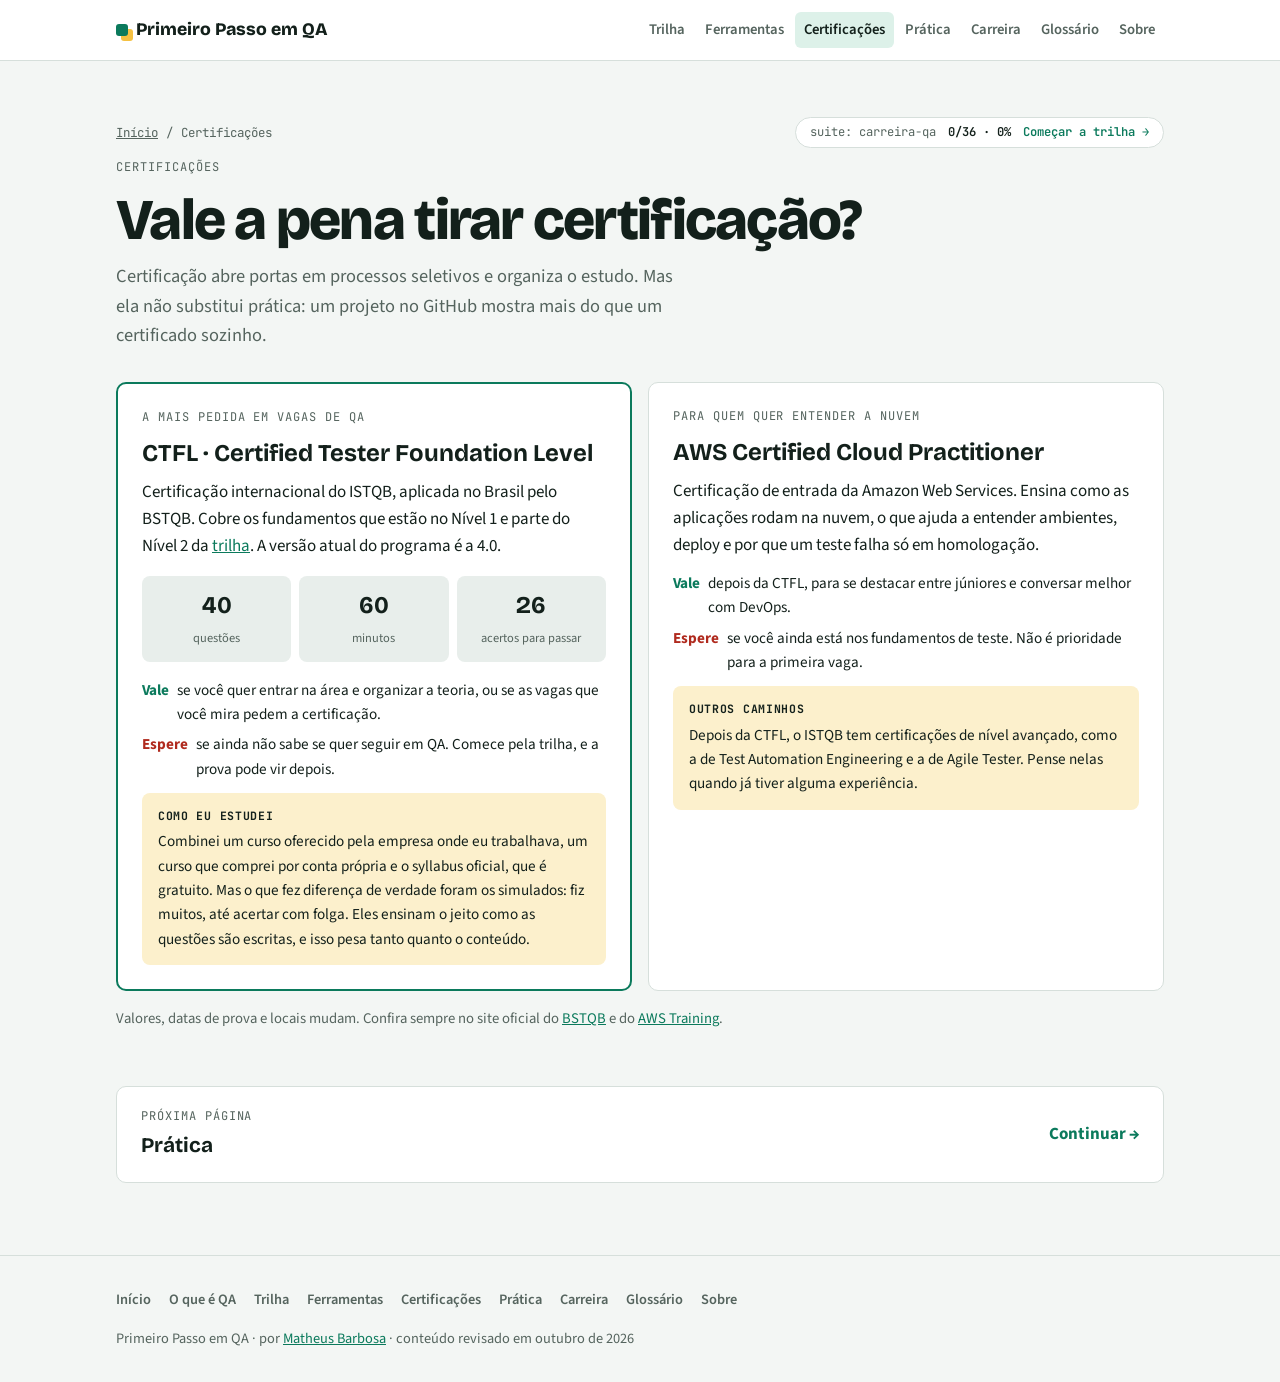
<file: certificacoes.html>
<!doctype html>
<html lang="pt-BR">
<head>
<meta charset="utf-8">
<meta name="viewport" content="width=device-width, initial-scale=1, viewport-fit=cover">
<title>Certificações · Primeiro Passo em QA</title>
<meta name="description" content="Quando vale tirar a CTFL e a AWS Cloud Practitioner, e como estudar para a prova.">
<meta property="og:type" content="website">
<meta property="og:title" content="Certificações · Primeiro Passo em QA">
<meta property="og:description" content="Quando vale tirar a CTFL e a AWS Cloud Practitioner, e como estudar para a prova.">
<meta property="og:locale" content="pt_BR">
<meta name="author" content="Matheus Barbosa">
<meta name="theme-color" content="#0B7A5C">
<link rel="icon" href="/favicon.svg" type="image/svg+xml">
<link rel="preconnect" href="https://fonts.googleapis.com">
<link rel="preconnect" href="https://fonts.gstatic.com" crossorigin>
<link rel="stylesheet" href="https://fonts.googleapis.com/css2?family=Bricolage+Grotesque:opsz,wght@12..96,500;12..96,700;12..96,800&family=Source+Sans+3:ital,wght@0,400;0,600;0,700;1,400&family=JetBrains+Mono:wght@400;600&display=swap">
<link rel="stylesheet" href="/styles.css">
<script src="/site.js" defer></script>
</head>
<body>
<header class="top">
  <div class="wrap">
    <a class="brand" href="/"><span class="dot"></span>Primeiro Passo em QA</a>
    <nav class="links" aria-label="Páginas">
      <a href="/#trilha">Trilha</a>
      <a href="/ferramentas">Ferramentas</a>
      <a href="/certificacoes" aria-current="page">Certificações</a>
      <a href="/pratica">Prática</a>
      <a href="/carreira">Carreira</a>
      <a href="/glossario">Glossário</a>
      <a href="/#sobre">Sobre</a>
    </nav>
  </div>
</header>

<main>
<section class="page-head">
  <div class="wrap sec-head" style="margin-bottom:0">
    <div class="crumb-row"><p class="crumbs"><a href="/">Início</a><span>/</span><span>Certificações</span></p><a class="suite-mini" id="suiteMini" href="/#trilha"><span>suite: carreira-qa</span><span class="go">ver trilha →</span></a></div>
    <p class="eyebrow">Certificações</p>
      <h1>Vale a pena tirar certificação?</h1>
      <p class="lead">Certificação abre portas em processos seletivos e organiza o estudo. Mas ela não substitui prática: um projeto no GitHub mostra mais do que um certificado sozinho.</p>
  </div>
</section>
<section class="page-body" style="border-bottom:0">
  <div class="wrap">

    <div class="certs">
      <article class="cert main">
        <p class="eyebrow">A mais pedida em vagas de QA</p>
        <h3 class="h3big">CTFL · Certified Tester Foundation Level</h3>
        <p>Certificação internacional do ISTQB, aplicada no Brasil pelo BSTQB. Cobre os fundamentos que estão no Nível 1 e parte do Nível 2 da <a href="/#trilha">trilha</a>. A versão atual do programa é a 4.0.</p>
        <div class="facts">
          <div><b>40</b><span>questões</span></div>
          <div><b>60</b><span>minutos</span></div>
          <div><b>26</b><span>acertos para passar</span></div>
        </div>
        <div class="verdict">
          <p><span class="y">Vale</span><span>se você quer entrar na área e organizar a teoria, ou se as vagas que você mira pedem a certificação.</span></p>
          <p><span class="n">Espere</span><span>se ainda não sabe se quer seguir em QA. Comece pela trilha, e a prova pode vir depois.</span></p>
        </div>
        <div class="tip"><b>COMO EU ESTUDEI</b>Combinei um curso oferecido pela empresa onde eu trabalhava, um curso que comprei por conta própria e o syllabus oficial, que é gratuito. Mas o que fez diferença de verdade foram os simulados: fiz muitos, até acertar com folga. Eles ensinam o jeito como as questões são escritas, e isso pesa tanto quanto o conteúdo.</div>
      </article>
      <article class="cert">
        <p class="eyebrow">Para quem quer entender a nuvem</p>
        <h3 class="h3big">AWS Certified Cloud Practitioner</h3>
        <p>Certificação de entrada da Amazon Web Services. Ensina como as aplicações rodam na nuvem, o que ajuda a entender ambientes, deploy e por que um teste falha só em homologação.</p>
        <div class="verdict">
          <p><span class="y">Vale</span><span>depois da CTFL, para se destacar entre júniores e conversar melhor com DevOps.</span></p>
          <p><span class="n">Espere</span><span>se você ainda está nos fundamentos de teste. Não é prioridade para a primeira vaga.</span></p>
        </div>
        <div class="tip"><b>OUTROS CAMINHOS</b>Depois da CTFL, o ISTQB tem certificações de nível avançado, como a de Test Automation Engineering e a de Agile Tester. Pense nelas quando já tiver alguma experiência.</div>
      </article>
    </div>
    <p class="muted" style="margin-top:16px;font-size:.92rem">Valores, datas de prova e locais mudam. Confira sempre no site oficial do <a href="https://bstqb.online/" target="_blank" rel="noopener">BSTQB</a> e do <a href="https://aws.amazon.com/certification/certified-cloud-practitioner/" target="_blank" rel="noopener">AWS Training</a>.</p>
    <a class="next" href="/pratica"><span><span class="eyebrow">Próxima página</span><strong>Prática</strong></span><span class="go">Continuar →</span></a>
  </div>
</section>
</main>

<footer>
  <div class="wrap">
    <nav class="foot-links" aria-label="Mapa do site">
      <a href="/">Início</a><a href="/#o-que-e">O que é QA</a><a href="/#trilha">Trilha</a>
      <a href="/ferramentas">Ferramentas</a><a href="/certificacoes">Certificações</a><a href="/pratica">Prática</a>
      <a href="/carreira">Carreira</a><a href="/glossario">Glossário</a><a href="/#sobre">Sobre</a>
    </nav>
    <p>Primeiro Passo em QA · por <a href="https://www.linkedin.com/in/matheusbgs" target="_blank" rel="noopener">Matheus Barbosa</a> · conteúdo revisado em outubro de 2026</p>
  </div>
</footer>
</body>
</html>
</file>
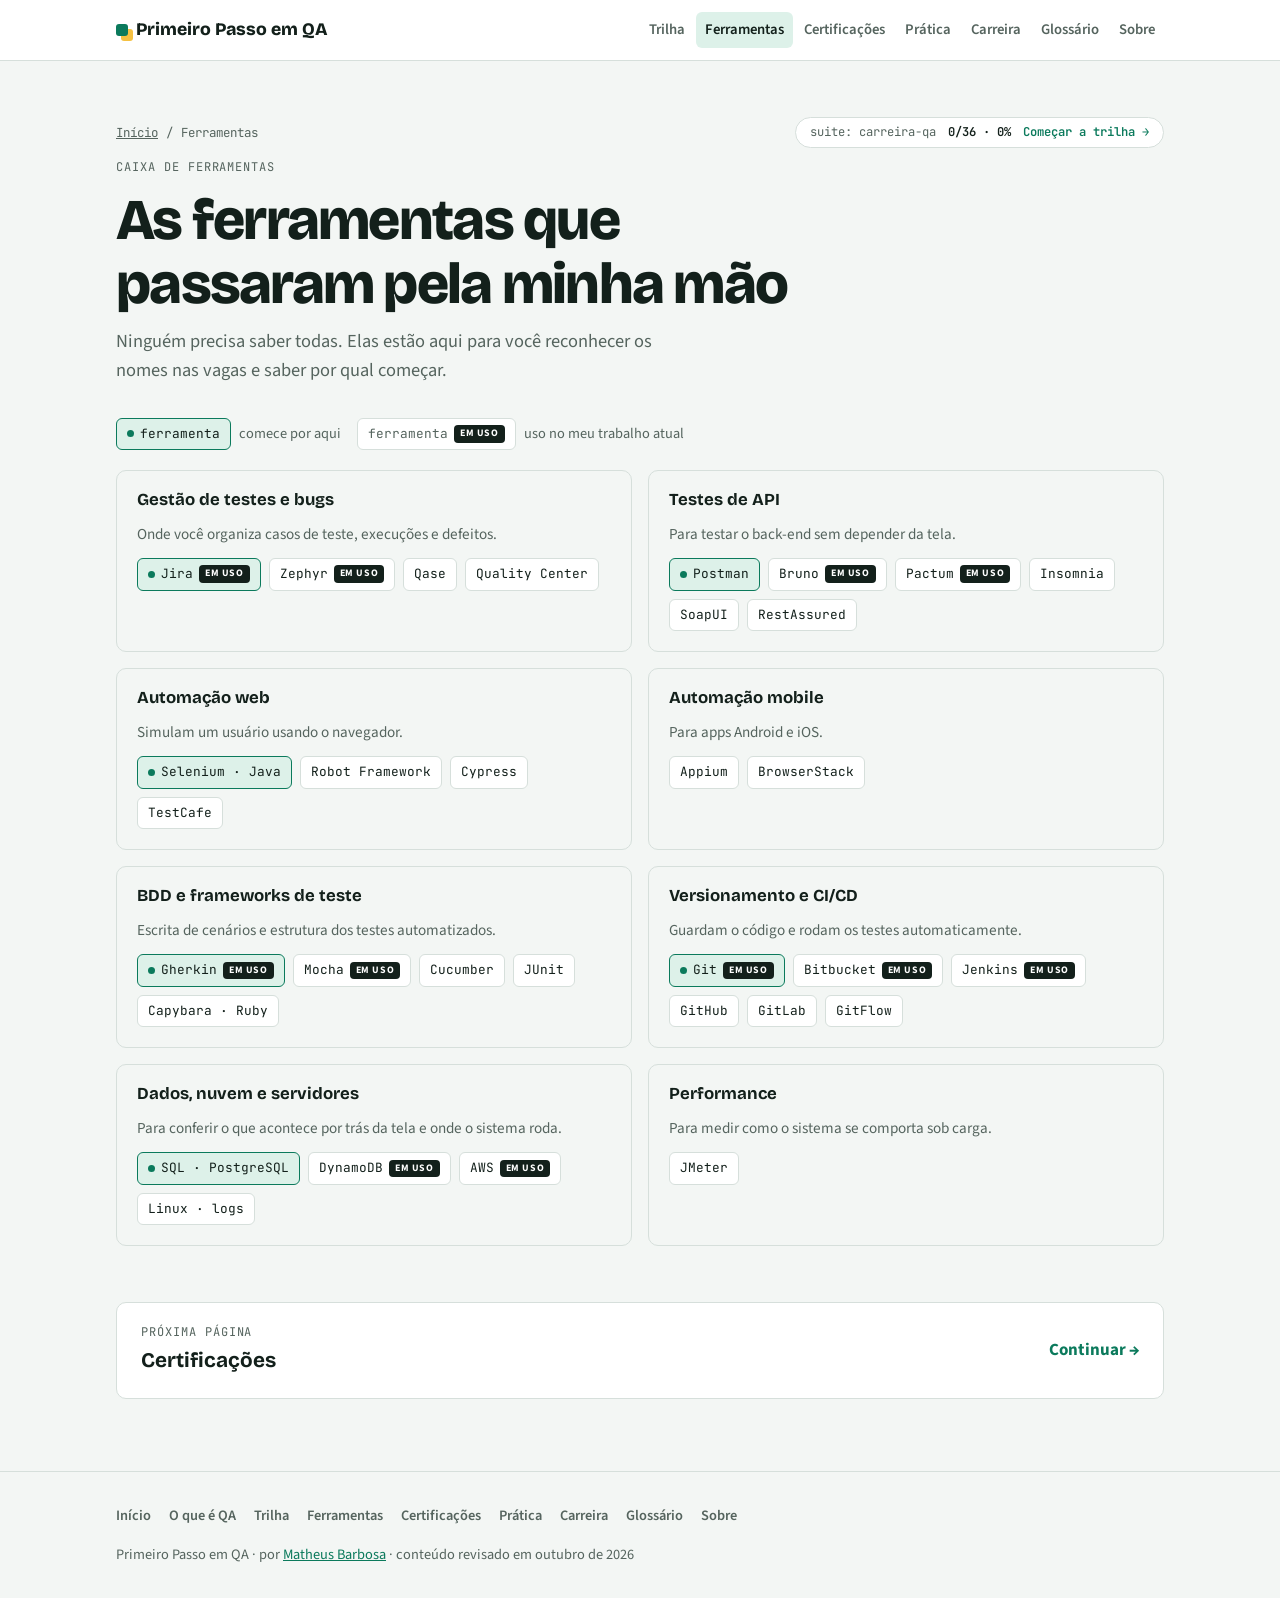
<file: ferramentas.html>
<!doctype html>
<html lang="pt-BR">
<head>
<meta charset="utf-8">
<meta name="viewport" content="width=device-width, initial-scale=1, viewport-fit=cover">
<title>Ferramentas · Primeiro Passo em QA</title>
<meta name="description" content="As ferramentas de teste mais pedidas nas vagas, organizadas por categoria, com indicação de por onde começar.">
<meta property="og:type" content="website">
<meta property="og:title" content="Ferramentas · Primeiro Passo em QA">
<meta property="og:description" content="As ferramentas de teste mais pedidas nas vagas, organizadas por categoria, com indicação de por onde começar.">
<meta property="og:locale" content="pt_BR">
<meta name="author" content="Matheus Barbosa">
<meta name="theme-color" content="#0B7A5C">
<link rel="icon" href="/favicon.svg" type="image/svg+xml">
<link rel="preconnect" href="https://fonts.googleapis.com">
<link rel="preconnect" href="https://fonts.gstatic.com" crossorigin>
<link rel="stylesheet" href="https://fonts.googleapis.com/css2?family=Bricolage+Grotesque:opsz,wght@12..96,500;12..96,700;12..96,800&family=Source+Sans+3:ital,wght@0,400;0,600;0,700;1,400&family=JetBrains+Mono:wght@400;600&display=swap">
<link rel="stylesheet" href="/styles.css">
<script src="/site.js" defer></script>
</head>
<body>
<header class="top">
  <div class="wrap">
    <a class="brand" href="/"><span class="dot"></span>Primeiro Passo em QA</a>
    <nav class="links" aria-label="Páginas">
      <a href="/#trilha">Trilha</a>
      <a href="/ferramentas" aria-current="page">Ferramentas</a>
      <a href="/certificacoes">Certificações</a>
      <a href="/pratica">Prática</a>
      <a href="/carreira">Carreira</a>
      <a href="/glossario">Glossário</a>
      <a href="/#sobre">Sobre</a>
    </nav>
  </div>
</header>

<main>
<section class="page-head">
  <div class="wrap sec-head" style="margin-bottom:0">
    <div class="crumb-row"><p class="crumbs"><a href="/">Início</a><span>/</span><span>Ferramentas</span></p><a class="suite-mini" id="suiteMini" href="/#trilha"><span>suite: carreira-qa</span><span class="go">ver trilha →</span></a></div>
    <p class="eyebrow">Caixa de ferramentas</p>
      <h1>As ferramentas que passaram pela minha mão</h1>
      <p class="lead">Ninguém precisa saber todas. Elas estão aqui para você reconhecer os nomes nas vagas e saber por qual começar.</p>
  </div>
</section>
<section class="page-body" style="border-bottom:0">
  <div class="wrap">

    <div class="legend" aria-label="Legenda">
      <span class="legend-item"><span class="chip start">ferramenta</span>comece por aqui</span>
      <span class="legend-item"><span class="chip daily">ferramenta</span>uso no meu trabalho atual</span>
    </div>
    <div class="tools" id="tools"></div>
    <a class="next" href="/certificacoes"><span><span class="eyebrow">Próxima página</span><strong>Certificações</strong></span><span class="go">Continuar →</span></a>
  </div>
</section>
</main>

<footer>
  <div class="wrap">
    <nav class="foot-links" aria-label="Mapa do site">
      <a href="/">Início</a><a href="/#o-que-e">O que é QA</a><a href="/#trilha">Trilha</a>
      <a href="/ferramentas">Ferramentas</a><a href="/certificacoes">Certificações</a><a href="/pratica">Prática</a>
      <a href="/carreira">Carreira</a><a href="/glossario">Glossário</a><a href="/#sobre">Sobre</a>
    </nav>
    <p>Primeiro Passo em QA · por <a href="https://www.linkedin.com/in/matheusbgs" target="_blank" rel="noopener">Matheus Barbosa</a> · conteúdo revisado em outubro de 2026</p>
  </div>
</footer>
<script>
const TOOLS = [
  { name:"Gestão de testes e bugs", desc:"Onde você organiza casos de teste, execuções e defeitos.",
    items:[["Jira","start daily"],["Zephyr","daily"],["Qase",""],["Quality Center",""]] },
  { name:"Testes de API", desc:"Para testar o back-end sem depender da tela.",
    items:[["Postman","start"],["Bruno","daily"],["Pactum","daily"],["Insomnia",""],["SoapUI",""],["RestAssured",""]] },
  { name:"Automação web", desc:"Simulam um usuário usando o navegador.",
    items:[["Selenium · Java","start"],["Robot Framework",""],["Cypress",""],["TestCafe",""]] },
  { name:"Automação mobile", desc:"Para apps Android e iOS.",
    items:[["Appium",""],["BrowserStack",""]] },
  { name:"BDD e frameworks de teste", desc:"Escrita de cenários e estrutura dos testes automatizados.",
    items:[["Gherkin","start daily"],["Mocha","daily"],["Cucumber",""],["JUnit",""],["Capybara · Ruby",""]] },
  { name:"Versionamento e CI/CD", desc:"Guardam o código e rodam os testes automaticamente.",
    items:[["Git","start daily"],["Bitbucket","daily"],["Jenkins","daily"],["GitHub",""],["GitLab",""],["GitFlow",""]] },
  { name:"Dados, nuvem e servidores", desc:"Para conferir o que acontece por trás da tela e onde o sistema roda.",
    items:[["SQL · PostgreSQL","start"],["DynamoDB","daily"],["AWS","daily"],["Linux · logs",""]] },
  { name:"Performance", desc:"Para medir como o sistema se comporta sob carga.",
    items:[["JMeter",""]] },
];


document.getElementById("tools").innerHTML = TOOLS.map(g=>`
  <div class="tgroup"><h3>${g.name}</h3><p>${g.desc}</p>
    <div class="chips">${g.items.map(t=>`<span class="chip ${t[1]}"${/daily/.test(t[1])?' title="Uso no meu trabalho atual"':""}>${t[0]}</span>`).join("")}</div>
  </div>`).join("");
</script>
</body>
</html>
</file>
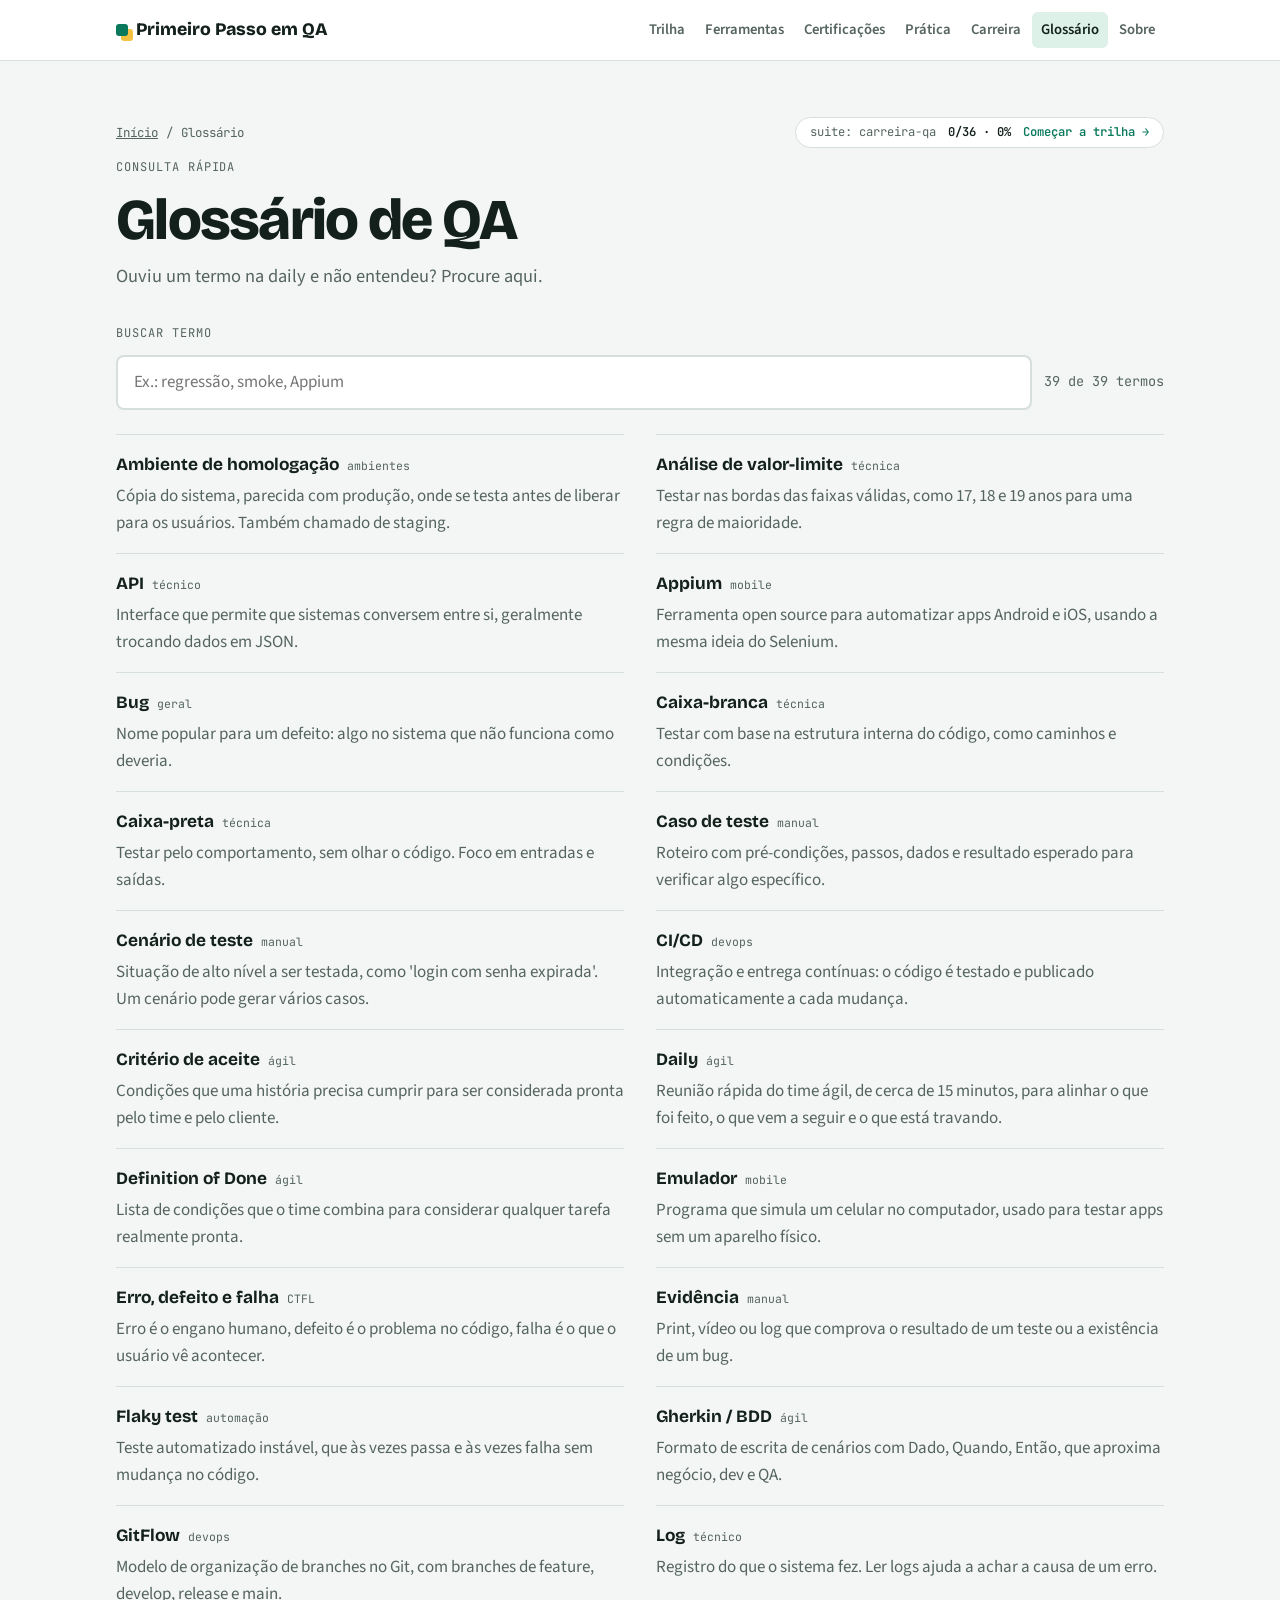
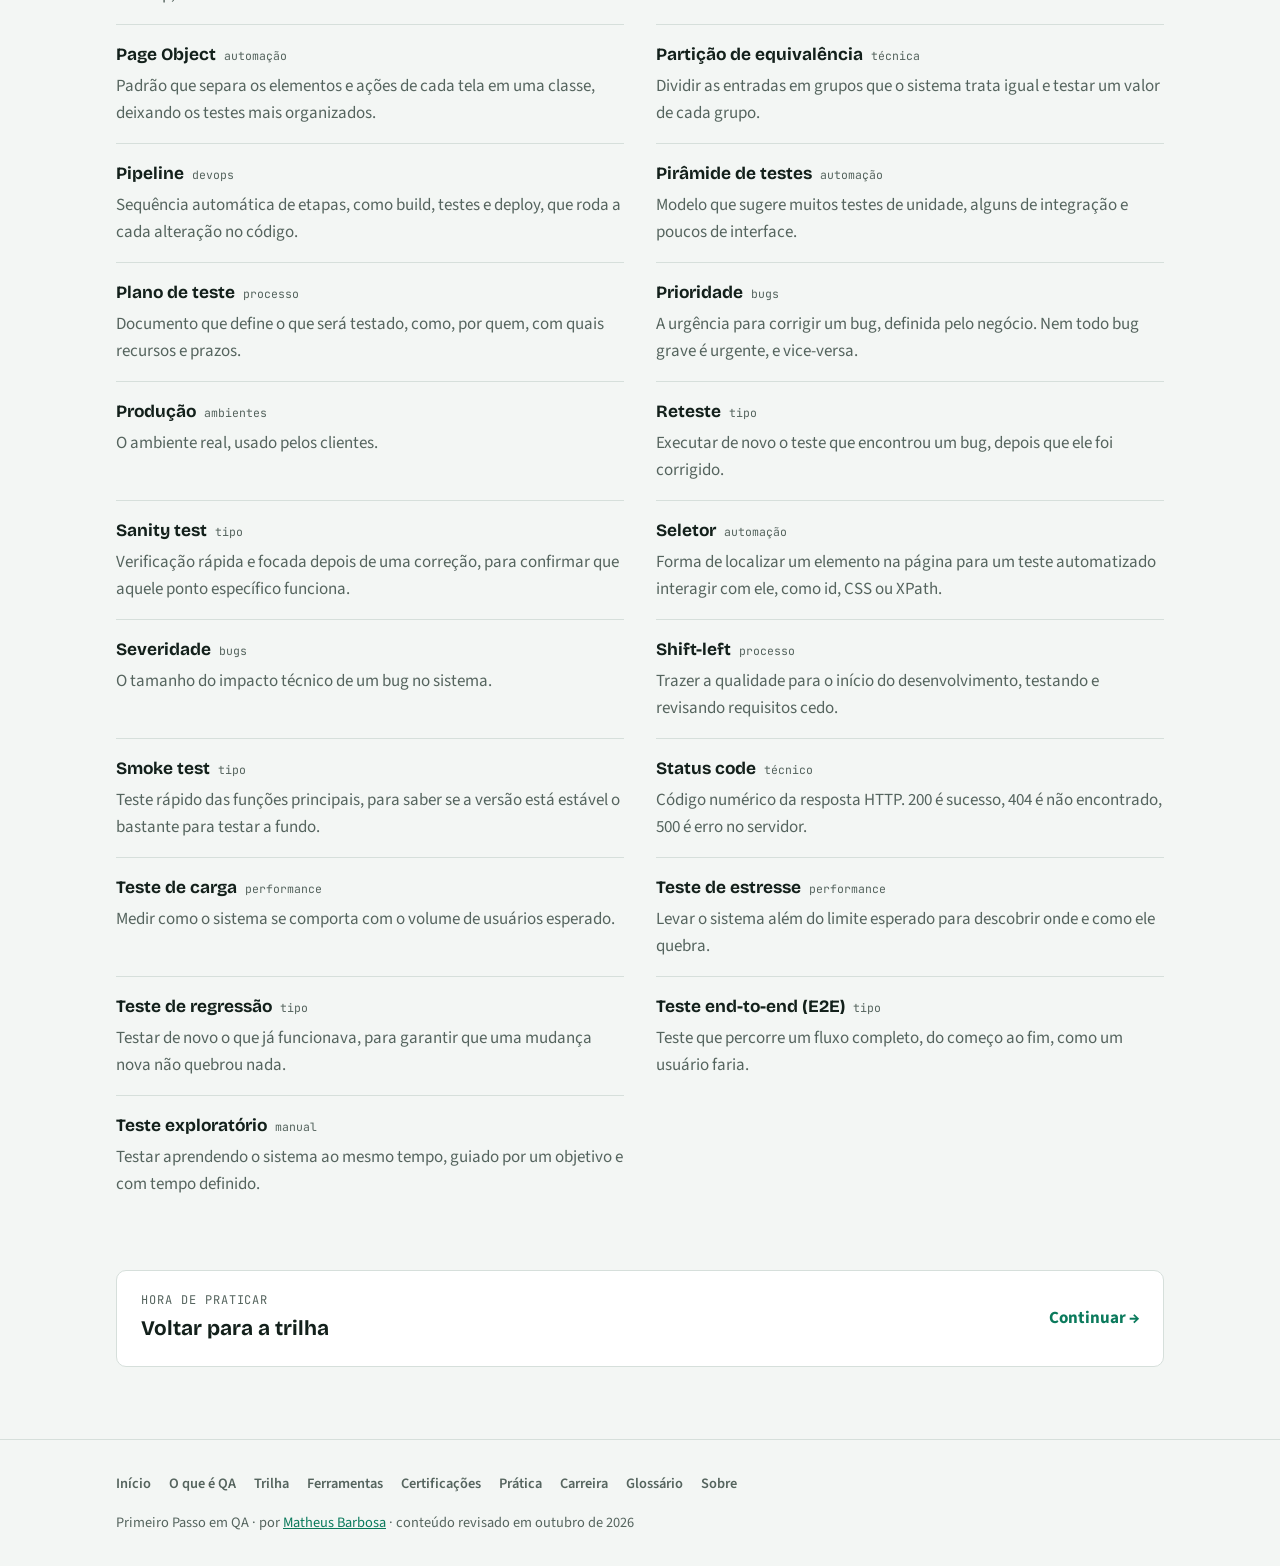
<file: glossario.html>
<!doctype html>
<html lang="pt-BR">
<head>
<meta charset="utf-8">
<meta name="viewport" content="width=device-width, initial-scale=1, viewport-fit=cover">
<title>Glossário · Primeiro Passo em QA</title>
<meta name="description" content="Os termos de QA mais usados no dia a dia, explicados em linguagem simples.">
<meta property="og:type" content="website">
<meta property="og:title" content="Glossário · Primeiro Passo em QA">
<meta property="og:description" content="Os termos de QA mais usados no dia a dia, explicados em linguagem simples.">
<meta property="og:locale" content="pt_BR">
<meta name="author" content="Matheus Barbosa">
<meta name="theme-color" content="#0B7A5C">
<link rel="icon" href="/favicon.svg" type="image/svg+xml">
<link rel="preconnect" href="https://fonts.googleapis.com">
<link rel="preconnect" href="https://fonts.gstatic.com" crossorigin>
<link rel="stylesheet" href="https://fonts.googleapis.com/css2?family=Bricolage+Grotesque:opsz,wght@12..96,500;12..96,700;12..96,800&family=Source+Sans+3:ital,wght@0,400;0,600;0,700;1,400&family=JetBrains+Mono:wght@400;600&display=swap">
<link rel="stylesheet" href="/styles.css">
<script src="/site.js" defer></script>
</head>
<body>
<header class="top">
  <div class="wrap">
    <a class="brand" href="/"><span class="dot"></span>Primeiro Passo em QA</a>
    <nav class="links" aria-label="Páginas">
      <a href="/#trilha">Trilha</a>
      <a href="/ferramentas">Ferramentas</a>
      <a href="/certificacoes">Certificações</a>
      <a href="/pratica">Prática</a>
      <a href="/carreira">Carreira</a>
      <a href="/glossario" aria-current="page">Glossário</a>
      <a href="/#sobre">Sobre</a>
    </nav>
  </div>
</header>

<main>
<section class="page-head">
  <div class="wrap sec-head" style="margin-bottom:0">
    <div class="crumb-row"><p class="crumbs"><a href="/">Início</a><span>/</span><span>Glossário</span></p><a class="suite-mini" id="suiteMini" href="/#trilha"><span>suite: carreira-qa</span><span class="go">ver trilha →</span></a></div>
    <p class="eyebrow">Consulta rápida</p>
      <h1>Glossário de QA</h1>
      <p class="lead">Ouviu um termo na daily e não entendeu? Procure aqui.</p>
  </div>
</section>
<section class="page-body" style="border-bottom:0">
  <div class="wrap">

    <div class="search">
      <label for="q" class="eyebrow" style="flex-basis:100%">Buscar termo</label>
      <input id="q" type="search" placeholder="Ex.: regressão, smoke, Appium" autocomplete="off">
      <span class="count" id="gcount"></span>
    </div>
    <dl class="gloss" id="gloss"></dl>
    <p class="empty" id="gempty" hidden>Nenhum termo encontrado. Tente uma palavra mais curta.</p>
    <a class="next" href="/#trilha"><span><span class="eyebrow">Hora de praticar</span><strong>Voltar para a trilha</strong></span><span class="go">Continuar →</span></a>
  </div>
</section>
</main>

<footer>
  <div class="wrap">
    <nav class="foot-links" aria-label="Mapa do site">
      <a href="/">Início</a><a href="/#o-que-e">O que é QA</a><a href="/#trilha">Trilha</a>
      <a href="/ferramentas">Ferramentas</a><a href="/certificacoes">Certificações</a><a href="/pratica">Prática</a>
      <a href="/carreira">Carreira</a><a href="/glossario">Glossário</a><a href="/#sobre">Sobre</a>
    </nav>
    <p>Primeiro Passo em QA · por <a href="https://www.linkedin.com/in/matheusbgs" target="_blank" rel="noopener">Matheus Barbosa</a> · conteúdo revisado em outubro de 2026</p>
  </div>
</footer>
<script>
const GLOSS = [
  ["Bug","Nome popular para um defeito: algo no sistema que não funciona como deveria.","geral"],
  ["Erro, defeito e falha","Erro é o engano humano, defeito é o problema no código, falha é o que o usuário vê acontecer.","CTFL"],
  ["Caso de teste","Roteiro com pré-condições, passos, dados e resultado esperado para verificar algo específico.","manual"],
  ["Cenário de teste","Situação de alto nível a ser testada, como 'login com senha expirada'. Um cenário pode gerar vários casos.","manual"],
  ["Plano de teste","Documento que define o que será testado, como, por quem, com quais recursos e prazos.","processo"],
  ["Evidência","Print, vídeo ou log que comprova o resultado de um teste ou a existência de um bug.","manual"],
  ["Daily","Reunião rápida do time ágil, de cerca de 15 minutos, para alinhar o que foi feito, o que vem a seguir e o que está travando.","ágil"],
  ["Critério de aceite","Condições que uma história precisa cumprir para ser considerada pronta pelo time e pelo cliente.","ágil"],
  ["Gherkin / BDD","Formato de escrita de cenários com Dado, Quando, Então, que aproxima negócio, dev e QA.","ágil"],
  ["Teste de regressão","Testar de novo o que já funcionava, para garantir que uma mudança nova não quebrou nada.","tipo"],
  ["Smoke test","Teste rápido das funções principais, para saber se a versão está estável o bastante para testar a fundo.","tipo"],
  ["Sanity test","Verificação rápida e focada depois de uma correção, para confirmar que aquele ponto específico funciona.","tipo"],
  ["Reteste","Executar de novo o teste que encontrou um bug, depois que ele foi corrigido.","tipo"],
  ["Teste exploratório","Testar aprendendo o sistema ao mesmo tempo, guiado por um objetivo e com tempo definido.","manual"],
  ["Teste end-to-end (E2E)","Teste que percorre um fluxo completo, do começo ao fim, como um usuário faria.","tipo"],
  ["Caixa-preta","Testar pelo comportamento, sem olhar o código. Foco em entradas e saídas.","técnica"],
  ["Caixa-branca","Testar com base na estrutura interna do código, como caminhos e condições.","técnica"],
  ["Partição de equivalência","Dividir as entradas em grupos que o sistema trata igual e testar um valor de cada grupo.","técnica"],
  ["Análise de valor-limite","Testar nas bordas das faixas válidas, como 17, 18 e 19 anos para uma regra de maioridade.","técnica"],
  ["Severidade","O tamanho do impacto técnico de um bug no sistema.","bugs"],
  ["Prioridade","A urgência para corrigir um bug, definida pelo negócio. Nem todo bug grave é urgente, e vice-versa.","bugs"],
  ["Ambiente de homologação","Cópia do sistema, parecida com produção, onde se testa antes de liberar para os usuários. Também chamado de staging.","ambientes"],
  ["Produção","O ambiente real, usado pelos clientes.","ambientes"],
  ["Pirâmide de testes","Modelo que sugere muitos testes de unidade, alguns de integração e poucos de interface.","automação"],
  ["Flaky test","Teste automatizado instável, que às vezes passa e às vezes falha sem mudança no código.","automação"],
  ["Seletor","Forma de localizar um elemento na página para um teste automatizado interagir com ele, como id, CSS ou XPath.","automação"],
  ["Page Object","Padrão que separa os elementos e ações de cada tela em uma classe, deixando os testes mais organizados.","automação"],
  ["Appium","Ferramenta open source para automatizar apps Android e iOS, usando a mesma ideia do Selenium.","mobile"],
  ["Emulador","Programa que simula um celular no computador, usado para testar apps sem um aparelho físico.","mobile"],
  ["GitFlow","Modelo de organização de branches no Git, com branches de feature, develop, release e main.","devops"],
  ["CI/CD","Integração e entrega contínuas: o código é testado e publicado automaticamente a cada mudança.","devops"],
  ["Pipeline","Sequência automática de etapas, como build, testes e deploy, que roda a cada alteração no código.","devops"],
  ["API","Interface que permite que sistemas conversem entre si, geralmente trocando dados em JSON.","técnico"],
  ["Status code","Código numérico da resposta HTTP. 200 é sucesso, 404 é não encontrado, 500 é erro no servidor.","técnico"],
  ["Log","Registro do que o sistema fez. Ler logs ajuda a achar a causa de um erro.","técnico"],
  ["Teste de carga","Medir como o sistema se comporta com o volume de usuários esperado.","performance"],
  ["Teste de estresse","Levar o sistema além do limite esperado para descobrir onde e como ele quebra.","performance"],
  ["Shift-left","Trazer a qualidade para o início do desenvolvimento, testando e revisando requisitos cedo.","processo"],
  ["Definition of Done","Lista de condições que o time combina para considerar qualquer tarefa realmente pronta.","ágil"],
];

const norm = s => s.normalize("NFD").replace(/[̀-ͯ]/g,"").toLowerCase();
const slug = s => norm(s).replace(/[^a-z0-9]+/g,"-").replace(/^-|-$/g,"");
function renderGloss(q=""){
  const nq = norm(q.trim());
  const list = GLOSS.filter(g=>!nq || norm(g[0]+" "+g[1]+" "+g[2]).includes(nq))
                    .sort((a,b)=>a[0].localeCompare(b[0],"pt"));
  document.getElementById("gloss").innerHTML = list.map(g=>`<div id="${slug(g[0])}"><dt>${g[0]}<small>${g[2]}</small></dt><dd>${g[1]}</dd></div>`).join("");
  document.getElementById("gempty").hidden = list.length>0;
  document.getElementById("gcount").textContent = `${list.length} de ${GLOSS.length} termos`;
}
document.getElementById("q").addEventListener("input", e=>renderGloss(e.target.value));


renderGloss();
function showHash(){
  const id = decodeURIComponent(location.hash.slice(1)); if(!id) return;
  const el = document.getElementById(id); if(!el || !el.closest("#gloss")) return;
  document.querySelectorAll("#gloss .hit").forEach(x=>x.classList.remove("hit"));
  el.classList.add("hit"); el.scrollIntoView({block:"center"});
}
window.addEventListener("hashchange", showHash);
showHash();
</script>
</body>
</html>
</file>
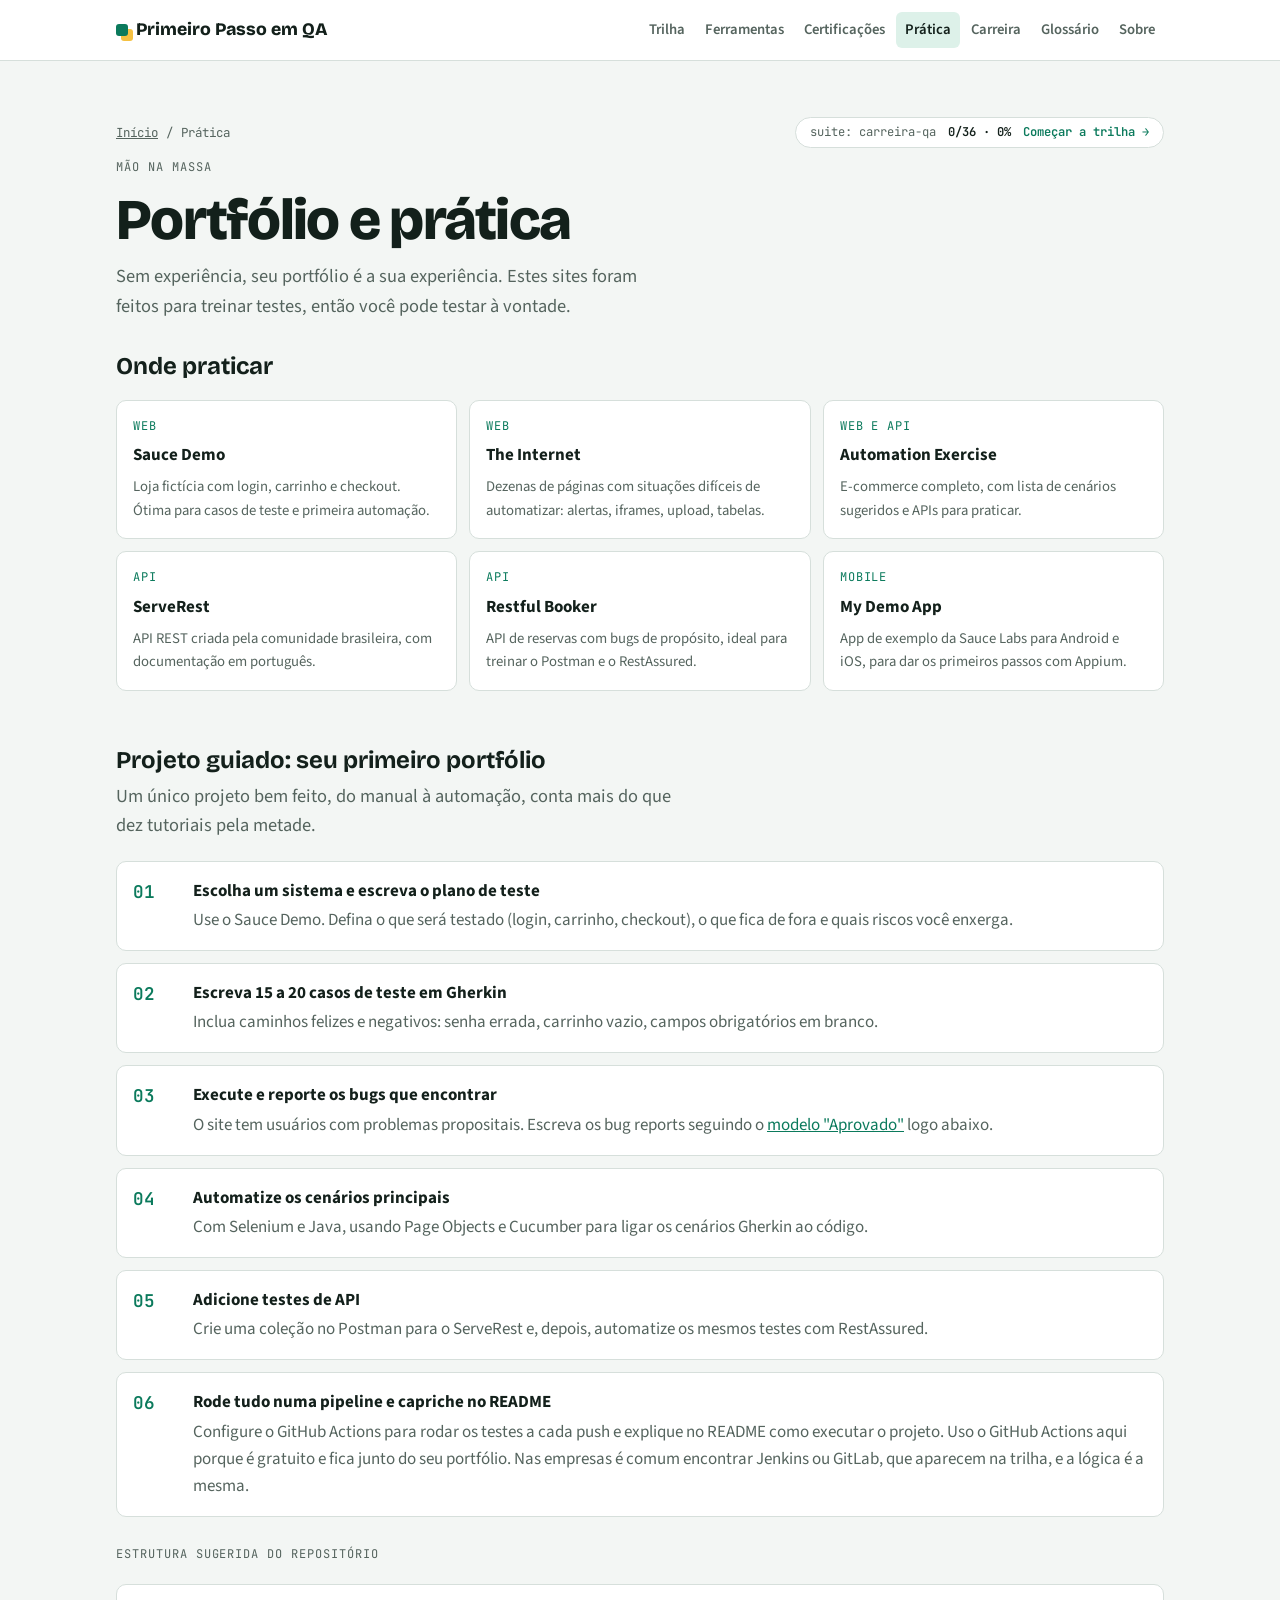
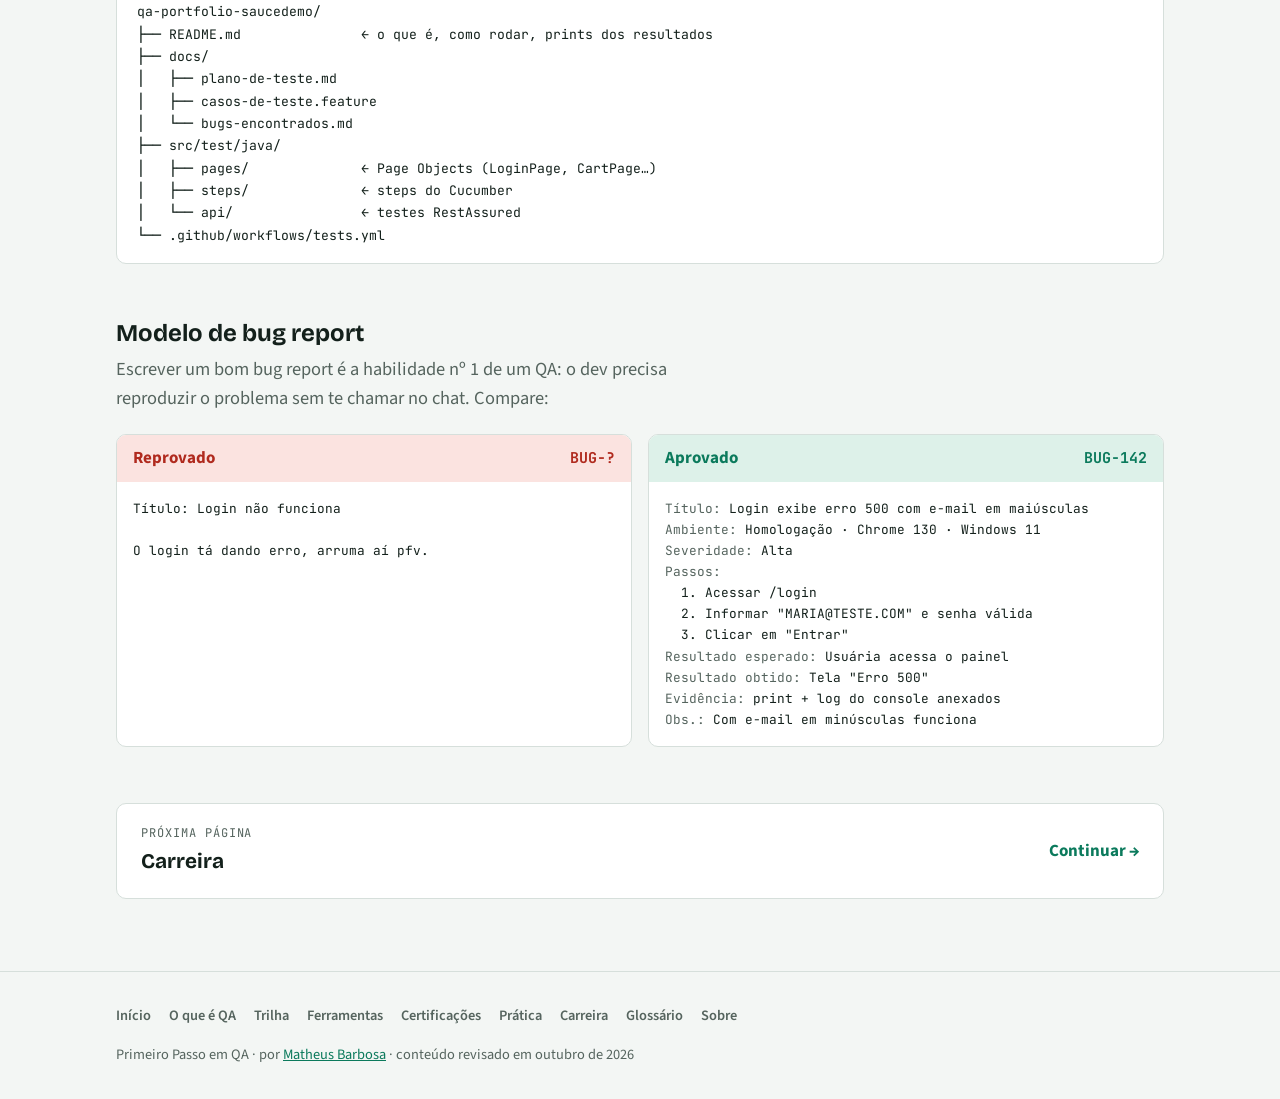
<file: pratica.html>
<!doctype html>
<html lang="pt-BR">
<head>
<meta charset="utf-8">
<meta name="viewport" content="width=device-width, initial-scale=1, viewport-fit=cover">
<title>Prática · Primeiro Passo em QA</title>
<meta name="description" content="Sites para treinar, um modelo de bug report e um projeto guiado para montar seu primeiro portfólio.">
<meta property="og:type" content="website">
<meta property="og:title" content="Prática · Primeiro Passo em QA">
<meta property="og:description" content="Sites para treinar, um modelo de bug report e um projeto guiado para montar seu primeiro portfólio.">
<meta property="og:locale" content="pt_BR">
<meta name="author" content="Matheus Barbosa">
<meta name="theme-color" content="#0B7A5C">
<link rel="icon" href="/favicon.svg" type="image/svg+xml">
<link rel="preconnect" href="https://fonts.googleapis.com">
<link rel="preconnect" href="https://fonts.gstatic.com" crossorigin>
<link rel="stylesheet" href="https://fonts.googleapis.com/css2?family=Bricolage+Grotesque:opsz,wght@12..96,500;12..96,700;12..96,800&family=Source+Sans+3:ital,wght@0,400;0,600;0,700;1,400&family=JetBrains+Mono:wght@400;600&display=swap">
<link rel="stylesheet" href="/styles.css">
<script src="/site.js" defer></script>
</head>
<body>
<header class="top">
  <div class="wrap">
    <a class="brand" href="/"><span class="dot"></span>Primeiro Passo em QA</a>
    <nav class="links" aria-label="Páginas">
      <a href="/#trilha">Trilha</a>
      <a href="/ferramentas">Ferramentas</a>
      <a href="/certificacoes">Certificações</a>
      <a href="/pratica" aria-current="page">Prática</a>
      <a href="/carreira">Carreira</a>
      <a href="/glossario">Glossário</a>
      <a href="/#sobre">Sobre</a>
    </nav>
  </div>
</header>

<main>
<section class="page-head">
  <div class="wrap sec-head" style="margin-bottom:0">
    <div class="crumb-row"><p class="crumbs"><a href="/">Início</a><span>/</span><span>Prática</span></p><a class="suite-mini" id="suiteMini" href="/#trilha"><span>suite: carreira-qa</span><span class="go">ver trilha →</span></a></div>
    <p class="eyebrow">Mão na massa</p>
      <h1>Portfólio e prática</h1>
      <p class="lead">Sem experiência, seu portfólio é a sua experiência. Estes sites foram feitos para treinar testes, então você pode testar à vontade.</p>
  </div>
</section>
<section class="page-body" style="border-bottom:0">
  <div class="wrap">

    <div class="block" style="margin-top:0">
      <h3 class="h3big">Onde praticar</h3>
      <div class="sites">
        <a class="site" href="https://www.saucedemo.com/" target="_blank" rel="noopener"><p class="eyebrow">Web</p><strong>Sauce Demo</strong><span>Loja fictícia com login, carrinho e checkout. Ótima para casos de teste e primeira automação.</span></a>
        <a class="site" href="https://the-internet.herokuapp.com/" target="_blank" rel="noopener"><p class="eyebrow">Web</p><strong>The Internet</strong><span>Dezenas de páginas com situações difíceis de automatizar: alertas, iframes, upload, tabelas.</span></a>
        <a class="site" href="https://automationexercise.com/" target="_blank" rel="noopener"><p class="eyebrow">Web e API</p><strong>Automation Exercise</strong><span>E-commerce completo, com lista de cenários sugeridos e APIs para praticar.</span></a>
        <a class="site" href="https://serverest.dev/" target="_blank" rel="noopener"><p class="eyebrow">API</p><strong>ServeRest</strong><span>API REST criada pela comunidade brasileira, com documentação em português.</span></a>
        <a class="site" href="https://restful-booker.herokuapp.com/" target="_blank" rel="noopener"><p class="eyebrow">API</p><strong>Restful Booker</strong><span>API de reservas com bugs de propósito, ideal para treinar o Postman e o RestAssured.</span></a>
        <a class="site" href="https://github.com/saucelabs/my-demo-app-android" target="_blank" rel="noopener"><p class="eyebrow">Mobile</p><strong>My Demo App</strong><span>App de exemplo da Sauce Labs para Android e iOS, para dar os primeiros passos com Appium.</span></a>
      </div>
    </div>

    <div class="block">
      <h3 class="h3big">Projeto guiado: seu primeiro portfólio</h3>
      <p class="lead">Um único projeto bem feito, do manual à automação, conta mais do que dez tutoriais pela metade.</p>
      <ol class="steps">
        <li><div><strong>Escolha um sistema e escreva o plano de teste</strong><span>Use o Sauce Demo. Defina o que será testado (login, carrinho, checkout), o que fica de fora e quais riscos você enxerga.</span></div></li>
        <li><div><strong>Escreva 15 a 20 casos de teste em Gherkin</strong><span>Inclua caminhos felizes e negativos: senha errada, carrinho vazio, campos obrigatórios em branco.</span></div></li>
        <li><div><strong>Execute e reporte os bugs que encontrar</strong><span>O site tem usuários com problemas propositais. Escreva os bug reports seguindo o <a href="#bug-report">modelo "Aprovado"</a> logo abaixo.</span></div></li>
        <li><div><strong>Automatize os cenários principais</strong><span>Com Selenium e Java, usando Page Objects e Cucumber para ligar os cenários Gherkin ao código.</span></div></li>
        <li><div><strong>Adicione testes de API</strong><span>Crie uma coleção no Postman para o ServeRest e, depois, automatize os mesmos testes com RestAssured.</span></div></li>
        <li><div><strong>Rode tudo numa pipeline e capriche no README</strong><span>Configure o GitHub Actions para rodar os testes a cada push e explique no README como executar o projeto. Uso o GitHub Actions aqui porque é gratuito e fica junto do seu portfólio. Nas empresas é comum encontrar Jenkins ou GitLab, que aparecem na trilha, e a lógica é a mesma.</span></div></li>
      </ol>
      <p class="eyebrow" style="margin-top:20px">Estrutura sugerida do repositório</p>
      <div class="repo"><pre>qa-portfolio-saucedemo/
├── README.md               ← o que é, como rodar, prints dos resultados
├── docs/
│   ├── plano-de-teste.md
│   ├── casos-de-teste.feature
│   └── bugs-encontrados.md
├── src/test/java/
│   ├── pages/              ← Page Objects (LoginPage, CartPage…)
│   ├── steps/              ← steps do Cucumber
│   └── api/                ← testes RestAssured
└── .github/workflows/tests.yml</pre></div>
    </div>
    <div class="block" id="bug-report">
      <h3 class="h3big">Modelo de bug report</h3>
      <p class="lead">Escrever um bom bug report é a habilidade nº 1 de um QA: o dev precisa reproduzir o problema sem te chamar no chat. Compare:</p>
      <div class="compare">
        <article class="report bad">
          <header><span>Reprovado</span><span class="mono">BUG-?</span></header>
          <pre>Título: Login não funciona

O login tá dando erro, arruma aí pfv.</pre>
        </article>
        <article class="report good">
          <header><span>Aprovado</span><span class="mono">BUG-142</span></header>
          <pre><span class="k">Título:</span> Login exibe erro 500 com e-mail em maiúsculas
<span class="k">Ambiente:</span> Homologação · Chrome 130 · Windows 11
<span class="k">Severidade:</span> Alta
<span class="k">Passos:</span>
  1. Acessar /login
  2. Informar "MARIA@TESTE.COM" e senha válida
  3. Clicar em "Entrar"
<span class="k">Resultado esperado:</span> Usuária acessa o painel
<span class="k">Resultado obtido:</span> Tela "Erro 500"
<span class="k">Evidência:</span> print + log do console anexados
<span class="k">Obs.:</span> Com e-mail em minúsculas funciona</pre>
        </article>
      </div>
    </div>
    <a class="next" href="/carreira"><span><span class="eyebrow">Próxima página</span><strong>Carreira</strong></span><span class="go">Continuar →</span></a>
  </div>
</section>
</main>

<footer>
  <div class="wrap">
    <nav class="foot-links" aria-label="Mapa do site">
      <a href="/">Início</a><a href="/#o-que-e">O que é QA</a><a href="/#trilha">Trilha</a>
      <a href="/ferramentas">Ferramentas</a><a href="/certificacoes">Certificações</a><a href="/pratica">Prática</a>
      <a href="/carreira">Carreira</a><a href="/glossario">Glossário</a><a href="/#sobre">Sobre</a>
    </nav>
    <p>Primeiro Passo em QA · por <a href="https://www.linkedin.com/in/matheusbgs" target="_blank" rel="noopener">Matheus Barbosa</a> · conteúdo revisado em outubro de 2026</p>
  </div>
</footer>
</body>
</html>
</file>
<file: styles.css>
/* Layout: test-run metaphor — each level of the trail is a test suite; progress is "passed" cases. Single column, max 1080px, sticky nav. */
:root{
  --bg:#F3F6F4; --surface:#FFFFFF; --sunk:#E8EEEB;
  --ink:#13201B; --muted:#55645E; --line:#D6DFDB;
  --accent:#0B7A5C; --accent-ink:#FFFFFF; --accent-soft:#DDF1E9;
  --mark:#F5C142; --mark-soft:#FCF0CC; --fail:#B02A1E; --fail-soft:#FBE3E0;
  --hl:#F5C142;
  --display:"Bricolage Grotesque", "Segoe UI", system-ui, sans-serif;
  --body:"Source Sans 3", "Segoe UI", system-ui, sans-serif;
  --mono:"JetBrains Mono", ui-monospace, "SFMono-Regular", Consolas, monospace;
  --r:10px;
}
@media (prefers-color-scheme: dark){:root:not([data-theme="light"]){
  --bg:#0E1412; --surface:#16201C; --sunk:#1C2723;
  --ink:#E4ECE8; --muted:#97A7A0; --line:#29362F;
  --accent:#3CC79A; --accent-ink:#06120E; --accent-soft:#163A2D;
  --mark:#E3B034; --mark-soft:#3A3115; --fail:#F0786A; --fail-soft:#3B1E1A;
  --hl:rgba(227,176,52,.34);
  color-scheme:dark}}
:root[data-theme="dark"]{
  --bg:#0E1412; --surface:#16201C; --sunk:#1C2723;
  --ink:#E4ECE8; --muted:#97A7A0; --line:#29362F;
  --accent:#3CC79A; --accent-ink:#06120E; --accent-soft:#163A2D;
  --mark:#E3B034; --mark-soft:#3A3115; --fail:#F0786A; --fail-soft:#3B1E1A;
  --hl:rgba(227,176,52,.34);
  color-scheme:dark}

*{box-sizing:border-box}
body{margin:0}
img{max-width:100%}
[hidden]{display:none!important}
html{scroll-behavior:smooth}
@media (prefers-reduced-motion:reduce){html{scroll-behavior:auto}*{transition:none!important;animation:none!important}}
body{background:var(--bg);color:var(--ink);font-family:var(--body);font-size:17px;line-height:1.6}
body::before{content:"";position:fixed;inset:0 0 auto;height:env(safe-area-inset-top,0px);z-index:10;background:var(--surface)}
a{color:var(--accent)}
:focus-visible{outline:3px solid var(--accent);outline-offset:2px;border-radius:4px}
[id]{scroll-margin-top:90px}
.wrap{max-width:1080px;margin:0 auto;padding-left:max(16px,env(safe-area-inset-left,0px));padding-right:max(16px,env(safe-area-inset-right,0px))}
h1,h2,h3{font-family:var(--display);line-height:1.12;text-wrap:balance;margin:0}
h2{font-size:clamp(1.8rem,4vw,2.5rem);font-weight:800;letter-spacing:-.02em}
h3{font-size:1.2rem;font-weight:700}
.h3big{font-size:1.5rem}
p{margin:0}
.eyebrow{font-family:var(--mono);font-size:.75rem;letter-spacing:.08em;text-transform:uppercase;color:var(--muted)}
.lead{font-size:1.15rem;color:var(--muted);max-width:62ch}
.muted{color:var(--muted)}
mark{background:var(--mark-soft);color:inherit;padding:0 .2em;border-radius:3px;box-shadow:inset 0 -.18em 0 var(--mark)}
code,.mono{font-family:var(--mono);font-size:.88em}
.block{margin-top:56px;display:grid;gap:8px}

/* Nav */
header.top{position:sticky;top:env(safe-area-inset-top,0px);z-index:20;background:var(--surface);border-bottom:1px solid var(--line)}
header.top .wrap{display:flex;align-items:center;gap:16px;min-height:60px;flex-wrap:wrap;padding-block:8px}
.brand{font-family:var(--display);font-weight:800;font-size:1.1rem;text-decoration:none;color:var(--ink);display:flex;align-items:center;gap:8px;margin-right:auto}
.brand .dot{width:12px;height:12px;border-radius:3px;background:var(--accent);box-shadow:5px 5px 0 var(--mark)}
nav.links{display:flex;gap:2px;flex-wrap:wrap}
nav.links a{text-decoration:none;color:var(--muted);font-weight:600;font-size:.92rem;padding:6px 9px;border-radius:6px;white-space:nowrap}
nav.links a:hover{color:var(--ink);background:var(--sunk)}

section{padding-block:72px;border-bottom:1px solid var(--line)}
section.alt{background:var(--surface)}
.sec-head{display:grid;gap:10px;margin-bottom:36px}

/* Hero */
.hero{padding-block:56px 72px}
.hero-grid{display:grid;grid-template-columns:1.15fr .85fr;gap:48px;align-items:center}
.hero-grid > *{min-width:0}
.hero h1{font-size:clamp(2.4rem,6.4vw,4.4rem);font-weight:800;letter-spacing:-.035em;margin:14px 0 20px}
.hero h1 em{font-style:normal;background:linear-gradient(transparent 62%,var(--hl) 62% 92%,transparent 92%)}
.cta{display:flex;gap:12px;flex-wrap:wrap;margin-top:28px}
.btn{display:inline-flex;align-items:center;gap:8px;font:inherit;font-weight:700;text-decoration:none;padding:12px 20px;border-radius:8px;border:2px solid var(--accent);background:var(--accent);color:var(--accent-ink);cursor:pointer}
.btn.ghost{background:transparent;color:var(--accent)}
.btn:hover{filter:brightness(1.08)}
.run{background:var(--surface);border:1px solid var(--line);border-radius:var(--r);font-family:var(--mono);font-size:.85rem;overflow:hidden;box-shadow:0 18px 40px -24px rgba(10,40,30,.35)}
.run-head{display:flex;justify-content:space-between;gap:8px;padding:12px 16px;background:var(--sunk);border-bottom:1px solid var(--line);color:var(--muted)}
.run ol{list-style:none;margin:0;padding:8px 0}
.run li{display:grid;grid-template-columns:auto 1fr auto;gap:12px;align-items:center;padding:7px 16px}
.run .id{color:var(--muted)}
.st{font-size:.72rem;font-weight:600;padding:2px 8px;border-radius:99px;white-space:nowrap}
.st.pass{background:var(--accent-soft);color:var(--accent)}
.st.prog{background:var(--mark-soft);color:var(--ink)}
.st.todo{background:var(--sunk);color:var(--muted)}
.run-foot{padding:12px 16px;border-top:1px dashed var(--line);color:var(--muted);display:flex;justify-content:space-between;gap:8px}
.bar{height:6px;background:var(--sunk);border-radius:99px;overflow:hidden;margin-top:6px}
.bar i{display:block;height:100%;background:var(--accent);width:0;transition:width .4s ease}

/* About QA */
.split{display:grid;grid-template-columns:1fr 1fr;gap:32px}
.split > *{min-width:0}
.prose{display:grid;gap:14px;max-width:62ch}
.trio{display:grid;grid-template-columns:repeat(3,1fr);gap:16px;margin-top:16px}
.trio > *{min-width:0}
.term{background:var(--surface);border:1px solid var(--line);border-radius:var(--r);padding:20px;display:grid;gap:6px;align-content:start}
.term b{font-family:var(--mono);font-size:.8rem;color:var(--accent);letter-spacing:.06em}
.arrow-row{position:relative}
.day{list-style:none;margin:0;padding:0;display:grid;border-left:2px solid var(--line)}
.day li{position:relative;padding:0 0 18px 22px}
.day li::before{content:"";position:absolute;left:-7px;top:7px;width:12px;height:12px;border-radius:50%;background:var(--bg);border:2px solid var(--accent)}
.day time{font-family:var(--mono);font-size:.8rem;color:var(--muted);display:block}

.compare{display:grid;grid-template-columns:1fr 1fr;gap:16px;margin-top:12px}
.compare > *{min-width:0}
.report{border-radius:var(--r);border:1px solid var(--line);background:var(--surface);overflow:hidden}
.report header{padding:10px 16px;font-weight:700;display:flex;justify-content:space-between;align-items:center;gap:8px}
.report.bad header{background:var(--fail-soft);color:var(--fail)}
.report.good header{background:var(--accent-soft);color:var(--accent)}
.report pre{margin:0;padding:16px;font-family:var(--mono);font-size:.8rem;line-height:1.65;white-space:pre-wrap;word-break:break-word}
.report .k{color:var(--muted)}

.myths{display:grid;gap:12px;margin-top:12px}
details.myth{background:var(--surface);border:1px solid var(--line);border-radius:var(--r)}
details.myth summary{cursor:pointer;padding:16px 20px;font-weight:700;list-style:none;display:flex;gap:12px;align-items:baseline}
details.myth summary::-webkit-details-marker{display:none}
details.myth summary::before{content:"MITO";font-family:var(--mono);font-size:.7rem;color:var(--fail);border:1px solid var(--fail);padding:1px 6px;border-radius:4px;flex:none}
details.myth[open] summary::before{content:"FATO";color:var(--accent);border-color:var(--accent)}
details.myth p{padding:0 20px 18px 20px;color:var(--muted)}

/* Trail */
.trail-top{display:flex;justify-content:space-between;align-items:end;gap:16px;flex-wrap:wrap}
.reset-zone{display:flex;gap:8px;align-items:center;flex-wrap:wrap;font-size:.9rem;color:var(--muted)}
.linkbtn{font:inherit;background:none;border:0;color:var(--muted);text-decoration:underline;cursor:pointer;padding:4px}
.linkbtn.danger{color:var(--fail);font-weight:700}
.tabs{display:grid;grid-template-columns:repeat(6,minmax(0,1fr));gap:8px;margin:28px 0 20px}
.tab{flex:none;font:inherit;font-weight:600;background:var(--surface);border:1px solid var(--line);color:var(--muted);border-radius:8px;padding:10px 14px;cursor:pointer;display:grid;gap:2px;text-align:left;min-width:0}
.tab small{font-family:var(--mono);font-size:.7rem}
.tab[aria-selected="true"]{border-color:var(--accent);color:var(--ink);box-shadow:inset 0 -3px 0 var(--accent)}
.tab .done-pip{color:var(--accent)}
.level{display:grid;grid-template-columns:290px 1fr;gap:32px;background:var(--surface);border:1px solid var(--line);border-radius:var(--r);padding:28px}
.level > *{min-width:0}
.meta{display:grid;gap:16px;align-content:start}
.meta dl{margin:0;display:grid;gap:12px}
.meta dt{font-family:var(--mono);font-size:.72rem;letter-spacing:.06em;text-transform:uppercase;color:var(--muted)}
.meta dd{margin:2px 0 0;font-weight:600}
.checks{list-style:none;margin:0;padding:0;display:grid;gap:4px}
.checks li label{display:grid;grid-template-columns:auto 1fr;gap:14px;padding:12px;border-radius:8px;cursor:pointer}
.checks li label:hover{background:var(--sunk)}
.checks input{appearance:none;width:22px;height:22px;border:2px solid var(--line);border-radius:5px;margin-top:2px;display:grid;place-content:center;cursor:pointer;background:var(--surface)}
.checks input::after{content:"";width:6px;height:11px;border:solid var(--accent-ink);border-width:0 3px 3px 0;transform:rotate(45deg) translate(-1px,-1px);opacity:0}
.checks input:checked{background:var(--accent);border-color:var(--accent)}
.checks input:checked::after{opacity:1}
.checks strong{display:block}
.checks span{color:var(--muted);font-size:.95rem}
.checks input:checked + div strong{text-decoration:line-through;text-decoration-color:var(--accent);text-decoration-thickness:2px}
.tip{background:var(--mark-soft);border-radius:8px;padding:14px 16px;font-size:.95rem}
.tip b{font-family:var(--mono);font-size:.72rem;letter-spacing:.06em;display:block;margin-bottom:4px}

/* Tools */
.legend{display:flex;gap:16px;flex-wrap:wrap;font-size:.9rem;color:var(--muted);margin-bottom:20px}
.tools{display:grid;grid-template-columns:repeat(2,1fr);gap:16px}
.tools > *{min-width:0}
.tgroup{background:var(--bg);border:1px solid var(--line);border-radius:var(--r);padding:20px;display:grid;gap:12px;align-content:start}
.tgroup h3{font-size:1.05rem}
.tgroup > p{color:var(--muted);font-size:.95rem}
.chips{display:flex;flex-wrap:wrap;gap:8px}
.chip{font-family:var(--mono);font-size:.8rem;padding:5px 10px;border-radius:6px;border:1px solid var(--line);background:var(--surface);display:inline-flex;gap:6px;align-items:center}
.chip.start{border-color:var(--accent);background:var(--accent-soft);color:var(--ink)}
.chip.start::before{content:"";width:7px;height:7px;border-radius:50%;background:var(--accent)}
.chip.daily::after{content:"em uso";font-family:var(--body);font-weight:700;font-size:.62rem;letter-spacing:.06em;text-transform:uppercase;background:var(--ink);color:var(--surface);padding:1px 6px;border-radius:4px}
.legend-item{display:inline-flex;align-items:center;gap:8px}

/* Certs */
.certs{display:grid;grid-template-columns:repeat(2,1fr);gap:16px}
.certs > *{min-width:0}
.cert{background:var(--surface);border:1px solid var(--line);border-radius:var(--r);padding:24px;display:grid;gap:12px;align-content:start}
.cert.main{border-color:var(--accent);border-width:2px}
.facts{display:grid;grid-template-columns:repeat(3,1fr);gap:8px;margin:4px 0}
.facts div{background:var(--sunk);border-radius:8px;padding:10px;text-align:center}
.facts b{display:block;font-family:var(--display);font-size:1.5rem;font-variant-numeric:tabular-nums}
.facts span{font-size:.78rem;color:var(--muted)}
.verdict{display:grid;gap:6px;font-size:.95rem}
.verdict p{display:grid;grid-template-columns:auto 1fr;gap:8px}
.verdict .y{color:var(--accent);font-weight:700}
.verdict .n{color:var(--fail);font-weight:700}

/* Practice */
.sites{display:grid;grid-template-columns:repeat(3,1fr);gap:12px;margin-top:12px}
.sites > *{min-width:0}
.site{background:var(--surface);border:1px solid var(--line);border-radius:var(--r);padding:16px;display:grid;gap:6px;text-decoration:none;color:var(--ink);align-content:start}
.site:hover{border-color:var(--accent)}
.site .eyebrow{color:var(--accent)}
.site span{color:var(--muted);font-size:.92rem}
.steps{list-style:none;margin:12px 0 0;padding:0;display:grid;gap:12px;counter-reset:s}
.steps li{counter-increment:s;display:grid;grid-template-columns:44px 1fr;gap:16px;background:var(--surface);border:1px solid var(--line);border-radius:var(--r);padding:16px}
.steps li::before{content:counter(s,decimal-leading-zero);font-family:var(--mono);font-weight:600;color:var(--accent);font-size:1.1rem}
.steps li div{min-width:0}
.steps strong{display:block;margin-bottom:2px}
.steps span{color:var(--muted)}
.repo{margin-top:12px;background:var(--surface);border:1px solid var(--line);border-radius:var(--r);overflow-x:auto}
.repo pre{margin:0;padding:16px 20px;font-family:var(--mono);font-size:.82rem;line-height:1.7}

/* Career */
.ladder{display:grid;grid-template-columns:repeat(5,1fr);gap:8px;align-items:end;margin-top:12px}
.ladder > *{min-width:0}
.rung{background:var(--surface);border:1px solid var(--line);border-radius:var(--r);padding:14px;display:grid;gap:4px}
.rung:nth-child(1){min-height:150px}.rung:nth-child(2){min-height:180px}.rung:nth-child(3){min-height:210px}.rung:nth-child(4){min-height:240px}.rung:nth-child(5){min-height:270px}
.rung b{font-family:var(--display);font-size:1.05rem}
.rung span{font-size:.88rem;color:var(--muted)}
.journey{list-style:none;margin:12px 0 0;padding:0;display:grid;gap:0}
.journey li{display:grid;grid-template-columns:110px 1fr;gap:20px;padding:16px 0;border-top:1px solid var(--line)}
.journey li div{min-width:0}
.journey time{font-family:var(--mono);font-size:.82rem;color:var(--muted);padding-top:3px}
.journey strong{display:block}
.journey span{color:var(--muted)}
.journey .lesson{display:block;margin-top:6px;font-size:.95rem;color:var(--ink)}
.journey .lesson::before{content:"Lição: ";font-weight:700;color:var(--accent)}
.qa-list{display:grid;gap:12px;margin-top:12px}
.qa-list details{background:var(--surface);border:1px solid var(--line);border-radius:var(--r)}
.qa-list summary{cursor:pointer;padding:16px 20px;font-weight:700}
.qa-list details p{padding:0 20px 18px;color:var(--muted)}
.two{display:grid;grid-template-columns:1fr 1fr;gap:16px;margin-top:12px}
.two > *{min-width:0}
.box{background:var(--surface);border:1px solid var(--line);border-radius:var(--r);padding:20px;display:grid;gap:10px;align-content:start}
.box ul{margin:0;padding-left:20px;display:grid;gap:6px}

/* Glossary */
.search{display:flex;gap:12px;align-items:center;flex-wrap:wrap;margin-bottom:24px}
.search input{flex:1 1 280px;font:inherit;padding:12px 16px;border:2px solid var(--line);border-radius:8px;background:var(--surface);color:var(--ink);min-width:0}
.search input:focus{border-color:var(--accent);outline:none}
.count{font-family:var(--mono);font-size:.85rem;color:var(--muted)}
.gloss{display:grid;grid-template-columns:repeat(2,1fr);gap:0 32px;margin:0}
.gloss div{padding:16px 0;border-top:1px solid var(--line);min-width:0}
.gloss dt{font-weight:700;font-family:var(--display);font-size:1.08rem}
.gloss dt small{font-family:var(--mono);font-weight:400;font-size:.72rem;color:var(--muted);margin-left:8px}
.gloss dd{margin:4px 0 0;color:var(--muted)}
.empty{color:var(--muted);padding:24px 0}

/* About */
.about{display:grid;grid-template-columns:auto 1fr;gap:32px;align-items:start}
.about > *{min-width:0}
.avatar{width:96px;height:96px;border-radius:16px;background:var(--accent);color:var(--accent-ink);display:grid;place-content:center;font-family:var(--display);font-weight:800;font-size:2.2rem;box-shadow:8px 8px 0 var(--mark)}
.badges{display:flex;flex-wrap:wrap;gap:8px;margin-top:8px}
.badge{font-family:var(--mono);font-size:.78rem;border:1px solid var(--line);background:var(--surface);padding:4px 10px;border-radius:99px}
footer{padding-block:32px;color:var(--muted);font-size:.9rem}

@media (max-width:860px){
  .hero-grid,.split,.compare,.level,.tools,.certs,.two{grid-template-columns:1fr}
  .trio,.sites{grid-template-columns:1fr}
  .gloss{grid-template-columns:1fr}
  .ladder{grid-template-columns:1fr}
  .rung{min-height:0!important}
  .level{padding:20px}
  section{padding-block:56px}
}
@media (max-width:620px){
  nav.links{width:100%;overflow-x:auto;flex-wrap:nowrap}
  .about{grid-template-columns:1fr}
  .journey li{grid-template-columns:1fr;gap:4px}
}

/* Multi-page additions */
nav.links a[aria-current="page"]{color:var(--ink);background:var(--accent-soft)}
.page-head{padding-block:56px 8px;border-bottom:0}
.page-head h1{font-size:clamp(2.2rem,5.6vw,3.6rem);font-weight:800;letter-spacing:-.03em}
.crumbs{font-family:var(--mono);font-size:.78rem;color:var(--muted);display:flex;gap:8px;flex-wrap:wrap}
.crumbs a{color:var(--muted)}
.page-body{padding-block:24px 72px}
.next{display:flex;justify-content:space-between;align-items:center;gap:16px;flex-wrap:wrap;background:var(--surface);border:1px solid var(--line);border-radius:var(--r);padding:20px 24px;text-decoration:none;color:var(--ink);margin-top:56px}
.next:hover{border-color:var(--accent)}
.next .eyebrow{display:block;margin-bottom:2px}
.next strong{font-family:var(--display);font-size:1.3rem}
.next .go{font-weight:700;color:var(--accent);white-space:nowrap}
.explore{display:grid;grid-template-columns:repeat(3,1fr);gap:16px}
.explore > *{min-width:0}
.card-link{background:var(--surface);border:1px solid var(--line);border-radius:var(--r);padding:20px;display:grid;gap:6px;align-content:start;text-decoration:none;color:var(--ink)}
.card-link:hover{border-color:var(--accent)}
.card-link .eyebrow{color:var(--accent)}
.card-link span{color:var(--muted);font-size:.95rem}
.card-link .go{color:var(--accent);font-weight:700;font-size:.92rem;margin-top:6px}
footer .wrap{display:grid;gap:16px}
.foot-links{display:flex;flex-wrap:wrap;gap:4px 18px}
.foot-links a{color:var(--muted);text-decoration:none;font-weight:600}
.foot-links a:hover{color:var(--ink)}
footer{border-top:1px solid var(--line)}
@media (max-width:860px){.explore{grid-template-columns:1fr}.page-head{padding-block:40px 4px}}


/* Review fixes */
nav.links{scrollbar-width:none}
nav.links::-webkit-scrollbar{display:none}
.day a{color:inherit;text-decoration:underline;text-decoration-color:var(--accent);text-decoration-thickness:2px;text-underline-offset:3px}
.day a:hover{color:var(--accent)}
.day-note{font-size:.85rem;color:var(--muted);margin-top:4px}
.explore > *{grid-column:span 2}
.explore{grid-template-columns:repeat(6,minmax(0,1fr))}
.explore > :nth-child(-n+2){grid-column:span 3}
.crumb-row{display:flex;justify-content:space-between;align-items:center;gap:8px 16px;flex-wrap:wrap}
.suite-mini{font-family:var(--mono);font-size:.76rem;display:inline-flex;flex-wrap:wrap;gap:4px 12px;align-items:center;border:1px solid var(--line);background:var(--surface);border-radius:99px;padding:5px 14px;color:var(--muted);text-decoration:none}
.suite-mini .pct{color:var(--ink);font-weight:600}
.suite-mini .go{color:var(--accent);font-weight:600}
.suite-mini:hover{border-color:var(--accent)}
.gloss div{transition:background-color .6s ease}
.gloss div.hit{background:var(--mark-soft);border-radius:8px;padding-inline:12px;margin-inline:-12px}
@media (max-width:1000px){.tabs{grid-template-columns:repeat(3,minmax(0,1fr))}}
@media (max-width:860px){.explore > *,.explore > :nth-child(-n+2){grid-column:auto}.explore{grid-template-columns:1fr}}
@media (max-width:560px){.tabs{grid-template-columns:repeat(2,minmax(0,1fr))}}
@media (max-width:620px){
  nav.links{--fl:0px;--fr:0px;-webkit-mask-image:linear-gradient(to right,transparent 0,#000 var(--fl),#000 calc(100% - var(--fr)),transparent 100%);mask-image:linear-gradient(to right,transparent 0,#000 var(--fl),#000 calc(100% - var(--fr)),transparent 100%)}
  nav.links.fade-r{--fr:48px}
  nav.links.fade-l{--fl:32px}
}
</file>
